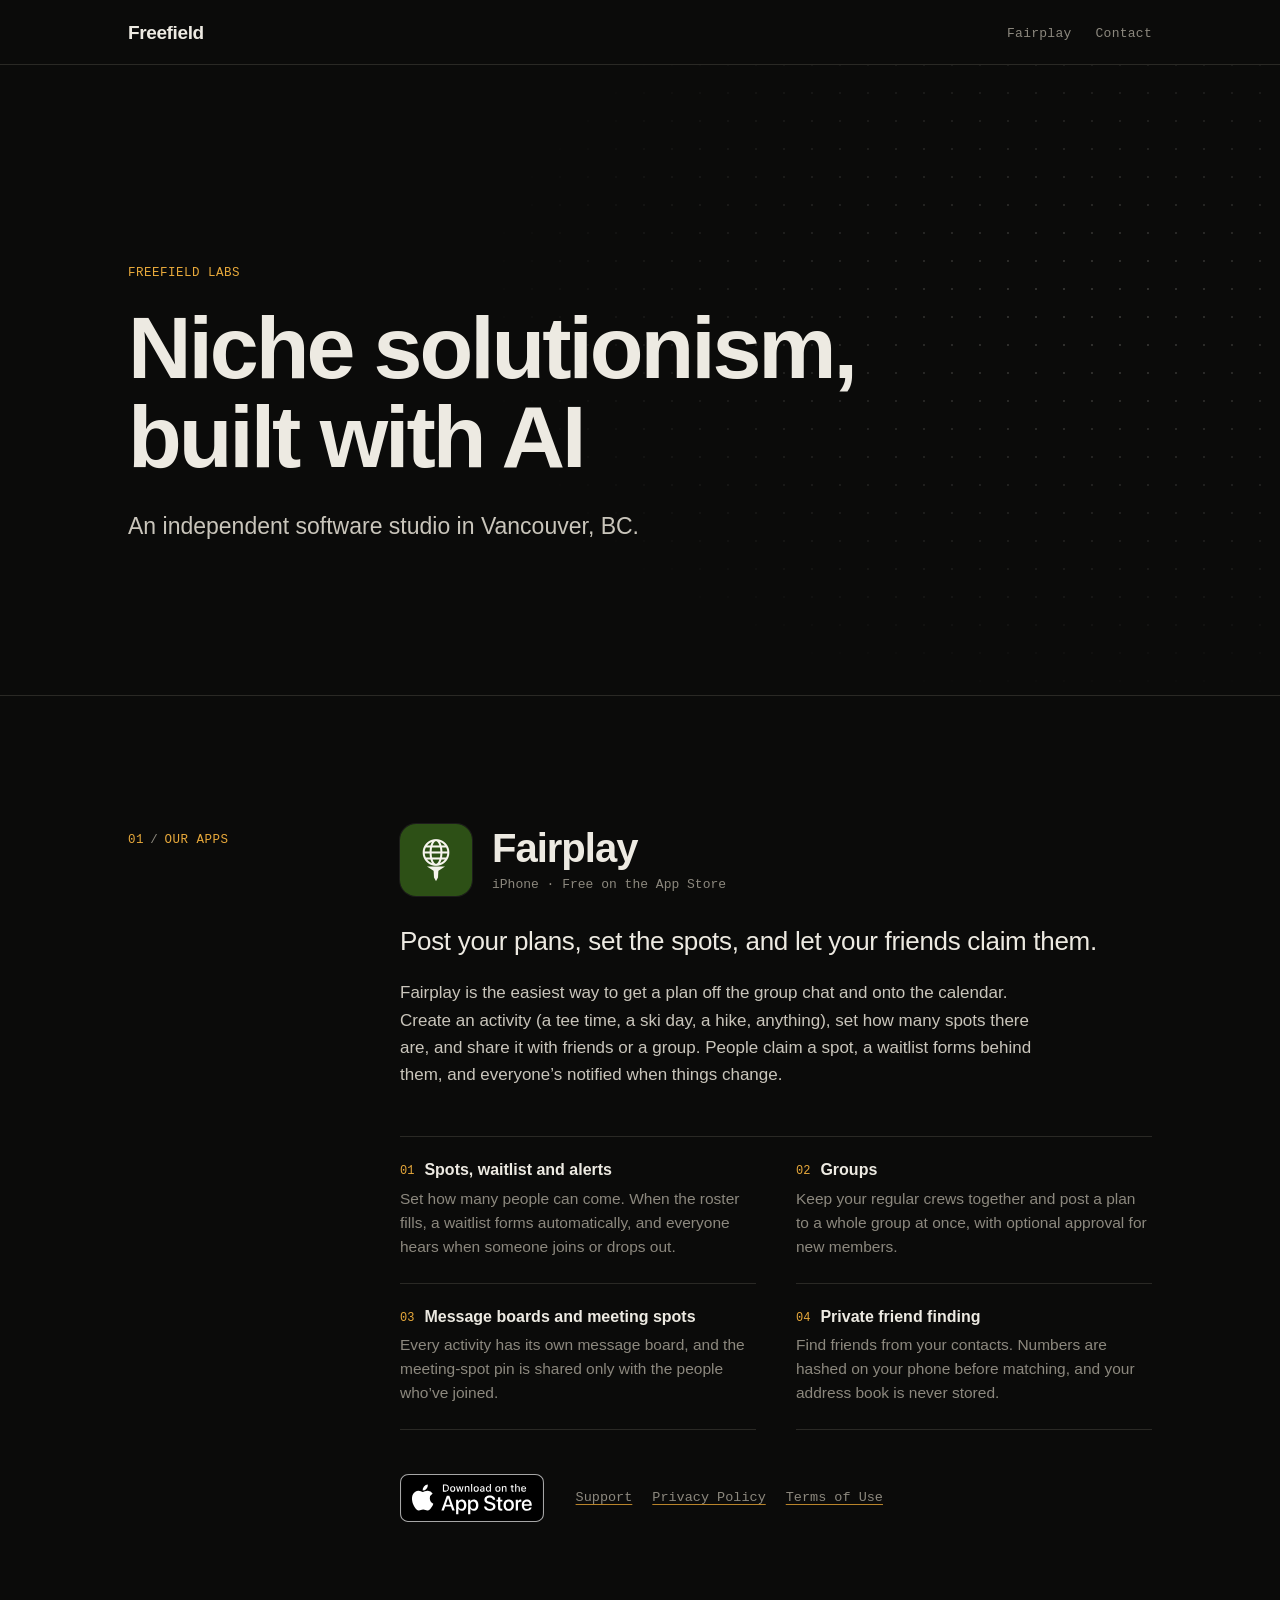
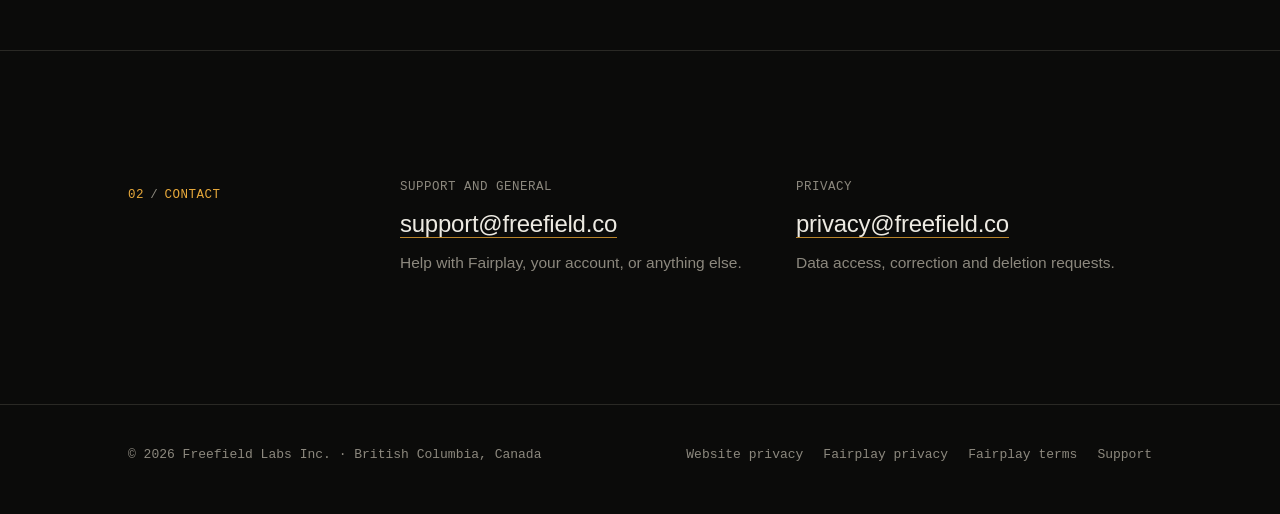
<file: index.html>
<!DOCTYPE html>
<html lang="en">
<head>
  <meta charset="utf-8">
  <meta name="viewport" content="width=device-width, initial-scale=1">
  <title>Freefield Labs — Niche solutionism, built with AI</title>
  <meta name="description" content="Freefield Labs is an independent software studio in Vancouver, BC. We make Fairplay, the iOS app for posting plans and filling spots with friends.">
  <link rel="canonical" href="https://freefield.co/">
  <meta name="theme-color" content="#0b0b0a">

  <meta property="og:type" content="website">
  <meta property="og:site_name" content="Freefield Labs">
  <meta property="og:title" content="Freefield Labs — Niche solutionism, built with AI">
  <meta property="og:description" content="An independent software studio in Vancouver, BC. Makers of Fairplay.">
  <meta property="og:url" content="https://freefield.co/">
  <meta property="og:image" content="https://freefield.co/assets/og.png">
  <meta property="og:image:width" content="1200">
  <meta property="og:image:height" content="630">
  <meta property="og:image:alt" content="Freefield">
  <meta name="twitter:card" content="summary_large_image">

  <link rel="icon" href="/favicon.svg" type="image/svg+xml">
  <link rel="icon" href="/favicon-32.png" type="image/png" sizes="32x32">
  <link rel="apple-touch-icon" href="/apple-touch-icon.png">
  <link rel="stylesheet" href="/assets/site.css">

  <script type="application/ld+json">
  {
    "@context": "https://schema.org",
    "@type": "Organization",
    "name": "Freefield Labs Inc.",
    "alternateName": "Freefield Labs",
    "url": "https://freefield.co/",
    "logo": "https://freefield.co/apple-touch-icon.png",
    "email": "support@freefield.co",
    "address": {
      "@type": "PostalAddress",
      "addressLocality": "Vancouver",
      "addressRegion": "BC",
      "addressCountry": "CA"
    }
  }
  </script>
</head>
<body>
  <a class="skip" href="#main">Skip to content</a>

  <header class="site-header">
    <div class="wrap">
      <a class="wordmark" href="/" aria-label="Freefield Labs, home">Freefield</a>
      <nav class="site-nav" aria-label="Primary">
        <ul>
          <li><a href="#fairplay">Fairplay</a></li>
          <li><a href="#contact">Contact</a></li>
        </ul>
      </nav>
    </div>
  </header>

  <main id="main">
    <section class="hero" aria-labelledby="hero-title">
      <div class="wrap">
        <span class="label">Freefield Labs</span>
        <h1 id="hero-title">Niche solutionism,<br> built with AI</h1>
        <p class="sub">An independent software studio in Vancouver, BC.</p>
      </div>
    </section>

    <section class="section" id="fairplay" aria-labelledby="fairplay-title">
      <div class="wrap section-grid">
        <span class="label">01<span class="sep">/</span>Our apps</span>
        <div>
          <div class="product-head">
            <img class="app-icon" src="/assets/fairplay-icon.png" width="72" height="72" alt="Fairplay app icon">
            <div>
              <h2 id="fairplay-title">Fairplay</h2>
              <p class="meta">iPhone · Free on the App Store</p>
            </div>
          </div>

          <p class="lede">Post your plans, set the spots, and let your friends claim them.</p>
          <p class="body-copy">Fairplay is the easiest way to get a plan off the group chat and onto the calendar. Create an activity (a tee time, a ski day, a hike, anything), set how many spots there are, and share it with friends or a group. People claim a spot, a waitlist forms behind them, and everyone’s notified when things change.</p>

          <ul class="features">
            <li>
              <h3><span class="n">01</span>Spots, waitlist and alerts</h3>
              <p>Set how many people can come. When the roster fills, a waitlist forms automatically, and everyone hears when someone joins or drops out.</p>
            </li>
            <li>
              <h3><span class="n">02</span>Groups</h3>
              <p>Keep your regular crews together and post a plan to a whole group at once, with optional approval for new members.</p>
            </li>
            <li>
              <h3><span class="n">03</span>Message boards and meeting spots</h3>
              <p>Every activity has its own message board, and the meeting-spot pin is shared only with the people who’ve joined.</p>
            </li>
            <li>
              <h3><span class="n">04</span>Private friend finding</h3>
              <p>Find friends from your contacts. Numbers are hashed on your phone before matching, and your address book is never stored.</p>
            </li>
          </ul>

          <div class="product-actions">
            <a class="badge-link" href="https://apps.apple.com/app/id6781475680">
              <img src="/assets/app-store-badge.svg" width="144" height="48" alt="Download Fairplay on the App Store">
            </a>
            <nav aria-label="Fairplay resources">
              <ul class="inline-links">
                <li><a href="/fairplay/support">Support</a></li>
                <li><a href="/fairplay/privacy">Privacy Policy</a></li>
                <li><a href="/fairplay/terms">Terms of Use</a></li>
              </ul>
            </nav>
          </div>
        </div>
      </div>
    </section>

    <section class="section" id="contact" aria-labelledby="contact-title">
      <div class="wrap section-grid">
        <span class="label" id="contact-title">02<span class="sep">/</span>Contact</span>
        <ul class="contact-list">
          <li>
            <span class="k">Support and general</span>
            <a href="mailto:support@freefield.co">support@freefield.co</a>
            <p>Help with Fairplay, your account, or anything else.</p>
          </li>
          <li>
            <span class="k">Privacy</span>
            <a href="mailto:privacy@freefield.co">privacy@freefield.co</a>
            <p>Data access, correction and deletion requests.</p>
          </li>
        </ul>
      </div>
    </section>
  </main>

  <footer class="site-footer">
    <div class="wrap">
      <p>© 2026 Freefield Labs Inc. · British Columbia, Canada</p>
      <ul>
        <li><a href="/privacy">Website privacy</a></li>
        <li><a href="/fairplay/privacy">Fairplay privacy</a></li>
        <li><a href="/fairplay/terms">Fairplay terms</a></li>
        <li><a href="/fairplay/support">Support</a></li>
      </ul>
    </div>
  </footer>
</body>
</html>
</file>
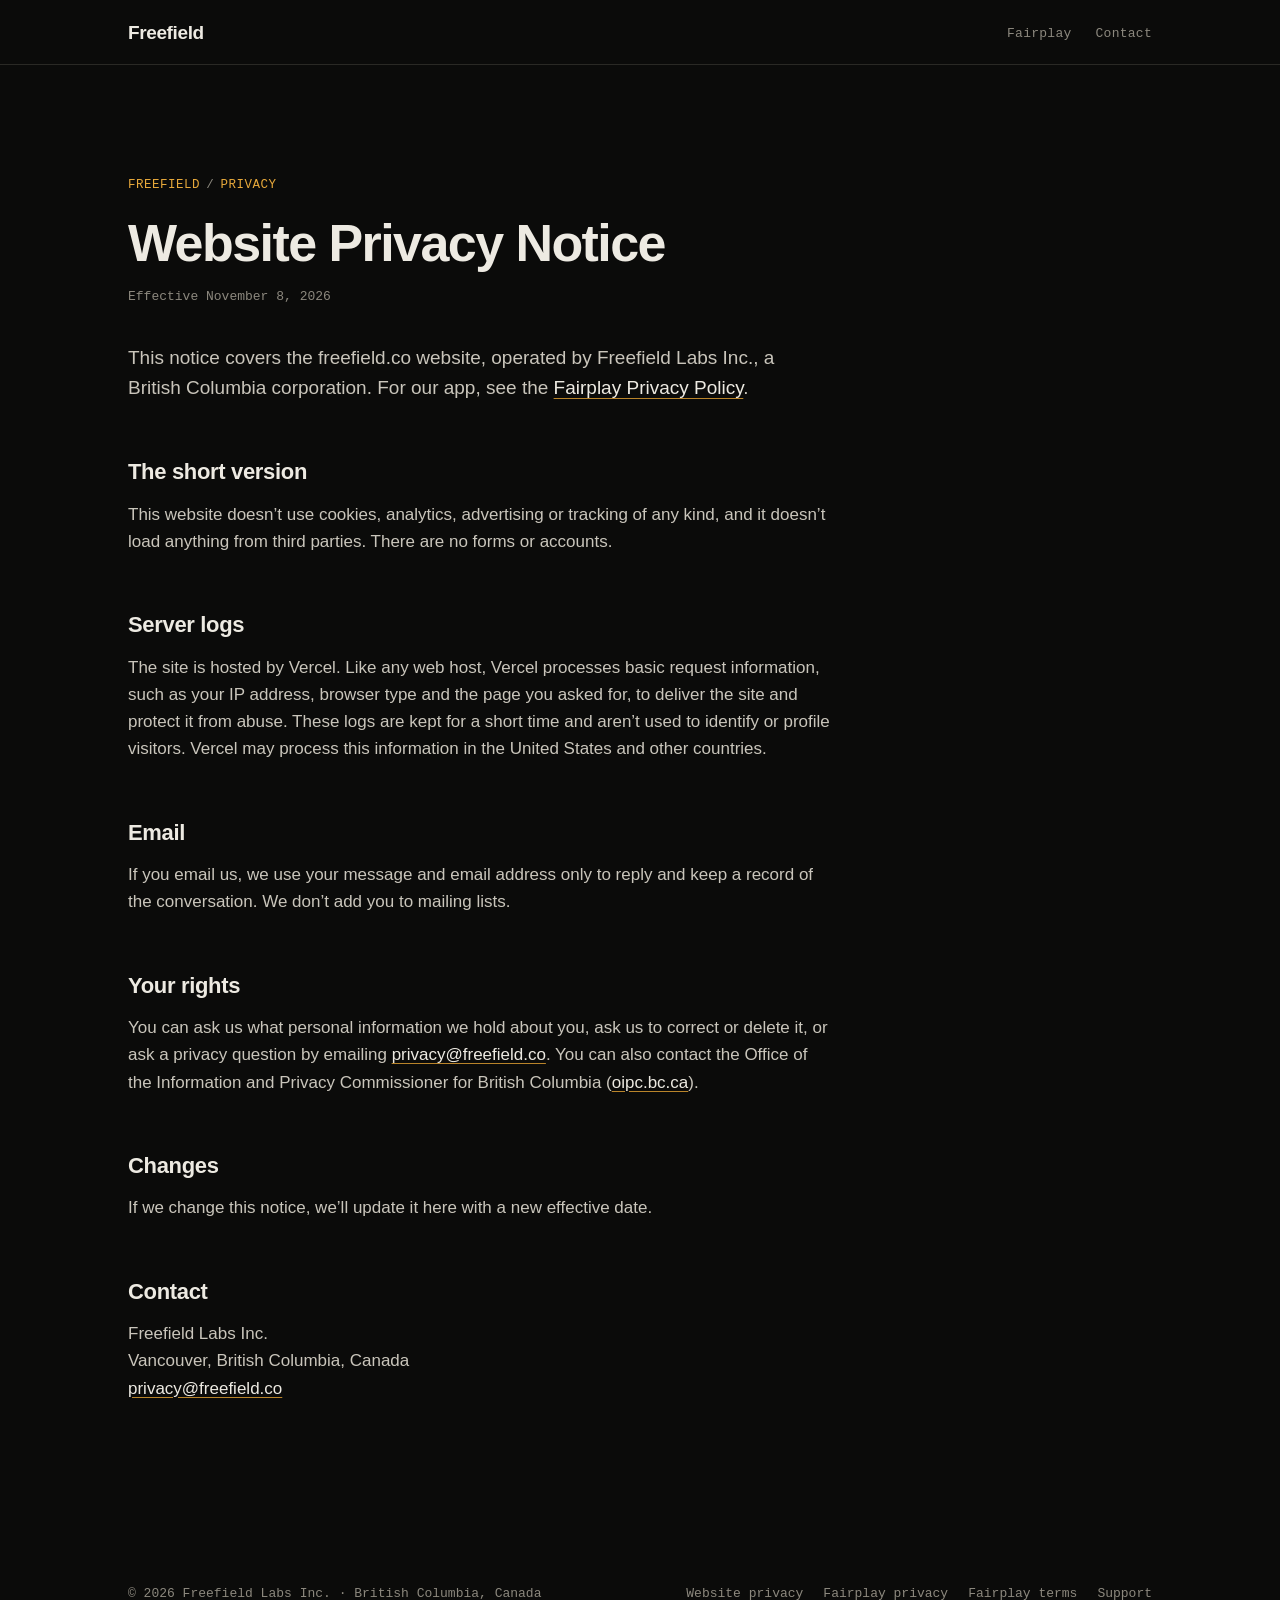
<file: privacy.html>
<!DOCTYPE html>
<html lang="en">
<head>
  <meta charset="utf-8">
  <meta name="viewport" content="width=device-width, initial-scale=1">
  <title>Website Privacy Notice — Freefield Labs</title>
  <meta name="description" content="Privacy notice for the freefield.co website. No cookies, no analytics, no tracking.">
  <link rel="canonical" href="https://freefield.co/privacy">
  <meta name="theme-color" content="#0b0b0a">
  <meta property="og:type" content="article">
  <meta property="og:site_name" content="Freefield Labs">
  <meta property="og:title" content="Website Privacy Notice">
  <meta property="og:description" content="No cookies, no analytics, no tracking.">
  <meta property="og:url" content="https://freefield.co/privacy">
  <meta property="og:image" content="https://freefield.co/assets/og.png">
  <meta name="twitter:card" content="summary_large_image">
  <link rel="icon" href="/favicon.svg" type="image/svg+xml">
  <link rel="icon" href="/favicon-32.png" type="image/png" sizes="32x32">
  <link rel="apple-touch-icon" href="/apple-touch-icon.png">
  <link rel="stylesheet" href="/assets/site.css">
</head>
<body>
  <a class="skip" href="#main">Skip to content</a>

  <header class="site-header">
    <div class="wrap">
      <a class="wordmark" href="/" aria-label="Freefield Labs, home">Freefield</a>
      <nav class="site-nav" aria-label="Primary">
        <ul>
          <li><a href="/#fairplay">Fairplay</a></li>
          <li><a href="/#contact">Contact</a></li>
        </ul>
      </nav>
    </div>
  </header>

  <main id="main" class="doc">
    <div class="wrap">
      <article class="doc-inner">
        <span class="label">Freefield<span class="sep">/</span>Privacy</span>
        <h1>Website Privacy Notice</h1>
        <p class="doc-meta">Effective November 8, 2026</p>

        <p class="intro">This notice covers the freefield.co website, operated by Freefield Labs Inc., a British Columbia corporation. For our app, see the <a href="/fairplay/privacy">Fairplay Privacy Policy</a>.</p>

        <h2>The short version</h2>
        <p>This website doesn’t use cookies, analytics, advertising or tracking of any kind, and it doesn’t load anything from third parties. There are no forms or accounts.</p>

        <h2>Server logs</h2>
        <p>The site is hosted by Vercel. Like any web host, Vercel processes basic request information, such as your IP address, browser type and the page you asked for, to deliver the site and protect it from abuse. These logs are kept for a short time and aren’t used to identify or profile visitors. Vercel may process this information in the United States and other countries.</p>

        <h2>Email</h2>
        <p>If you email us, we use your message and email address only to reply and keep a record of the conversation. We don’t add you to mailing lists.</p>

        <h2>Your rights</h2>
        <p>You can ask us what personal information we hold about you, ask us to correct or delete it, or ask a privacy question by emailing <a href="mailto:privacy@freefield.co">privacy@freefield.co</a>. You can also contact the Office of the Information and Privacy Commissioner for British Columbia (<a href="https://www.oipc.bc.ca">oipc.bc.ca</a>).</p>

        <h2>Changes</h2>
        <p>If we change this notice, we’ll update it here with a new effective date.</p>

        <h2>Contact</h2>
        <p>Freefield Labs Inc.<br>Vancouver, British Columbia, Canada<br><a href="mailto:privacy@freefield.co">privacy@freefield.co</a></p>
      </article>
    </div>
  </main>

  <footer class="site-footer">
    <div class="wrap">
      <p>© 2026 Freefield Labs Inc. · British Columbia, Canada</p>
      <ul>
        <li><a href="/privacy" aria-current="page">Website privacy</a></li>
        <li><a href="/fairplay/privacy">Fairplay privacy</a></li>
        <li><a href="/fairplay/terms">Fairplay terms</a></li>
        <li><a href="/fairplay/support">Support</a></li>
      </ul>
    </div>
  </footer>
</body>
</html>
</file>
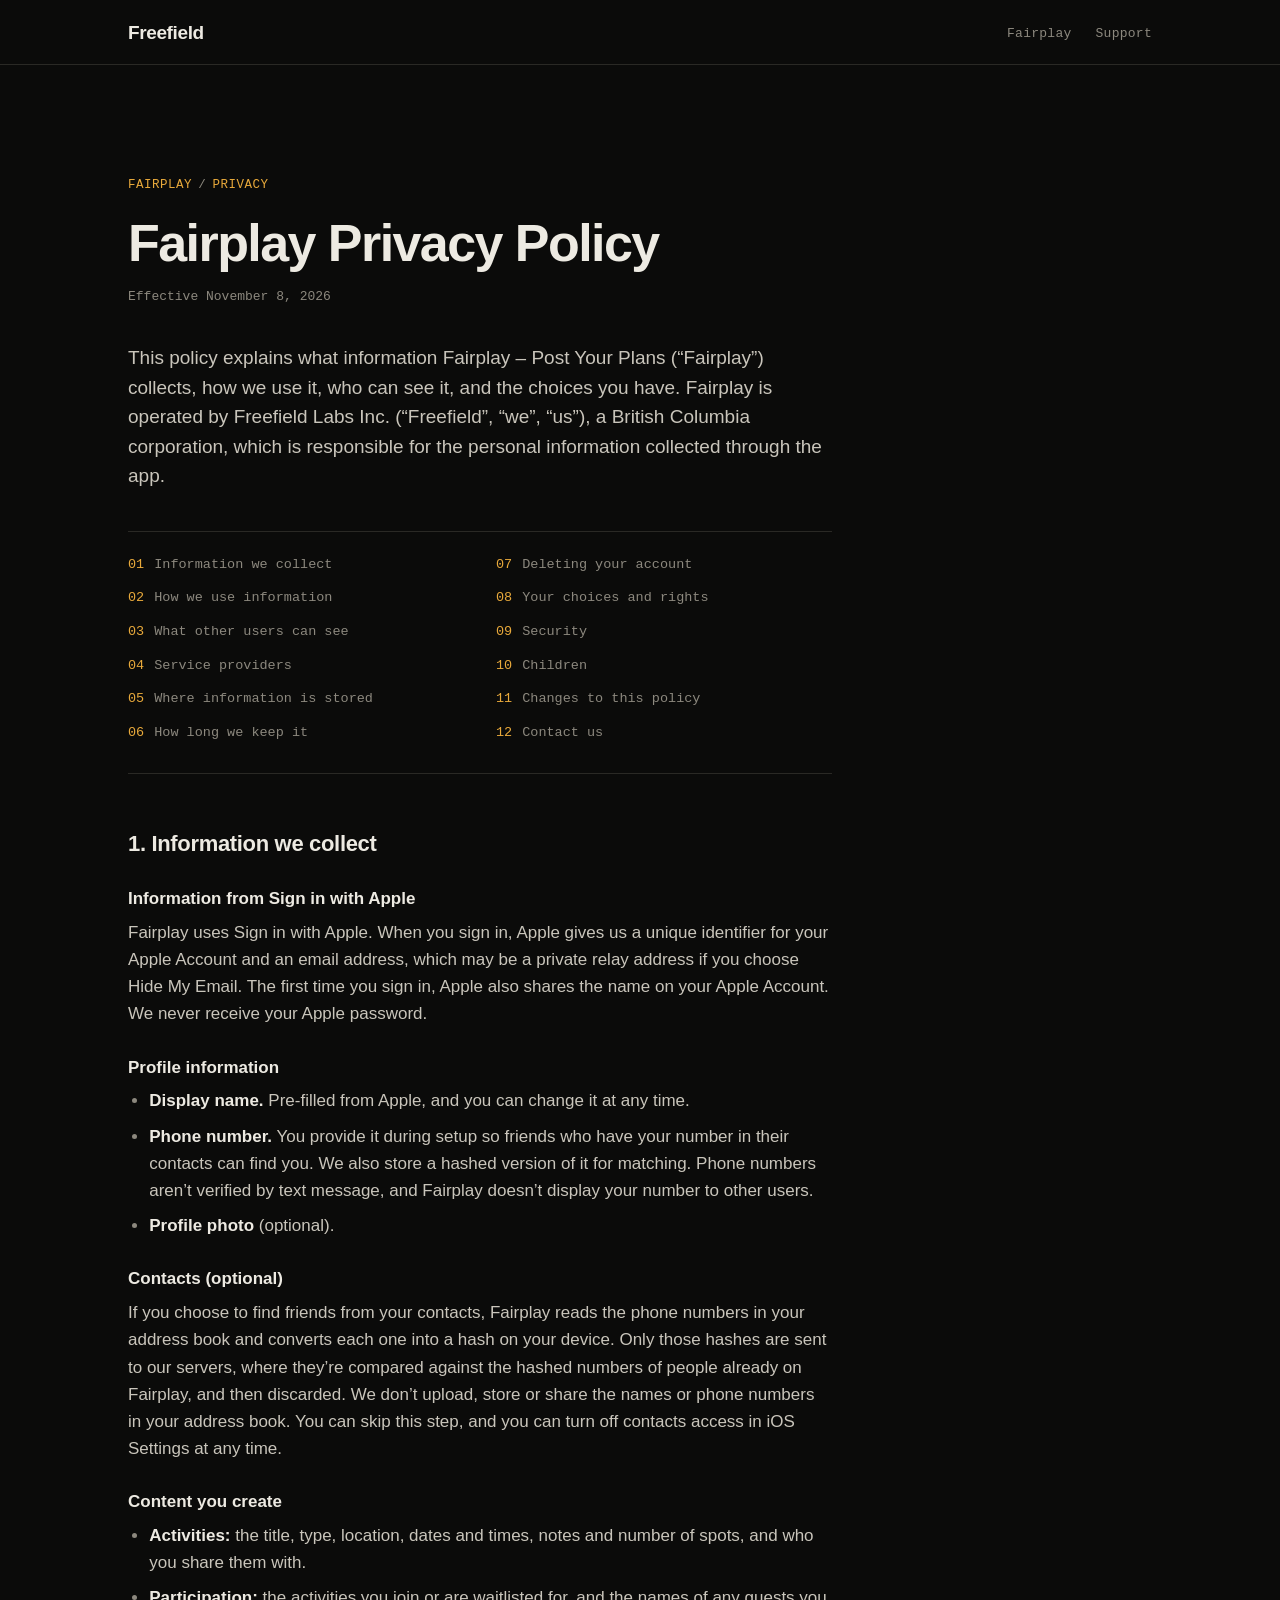
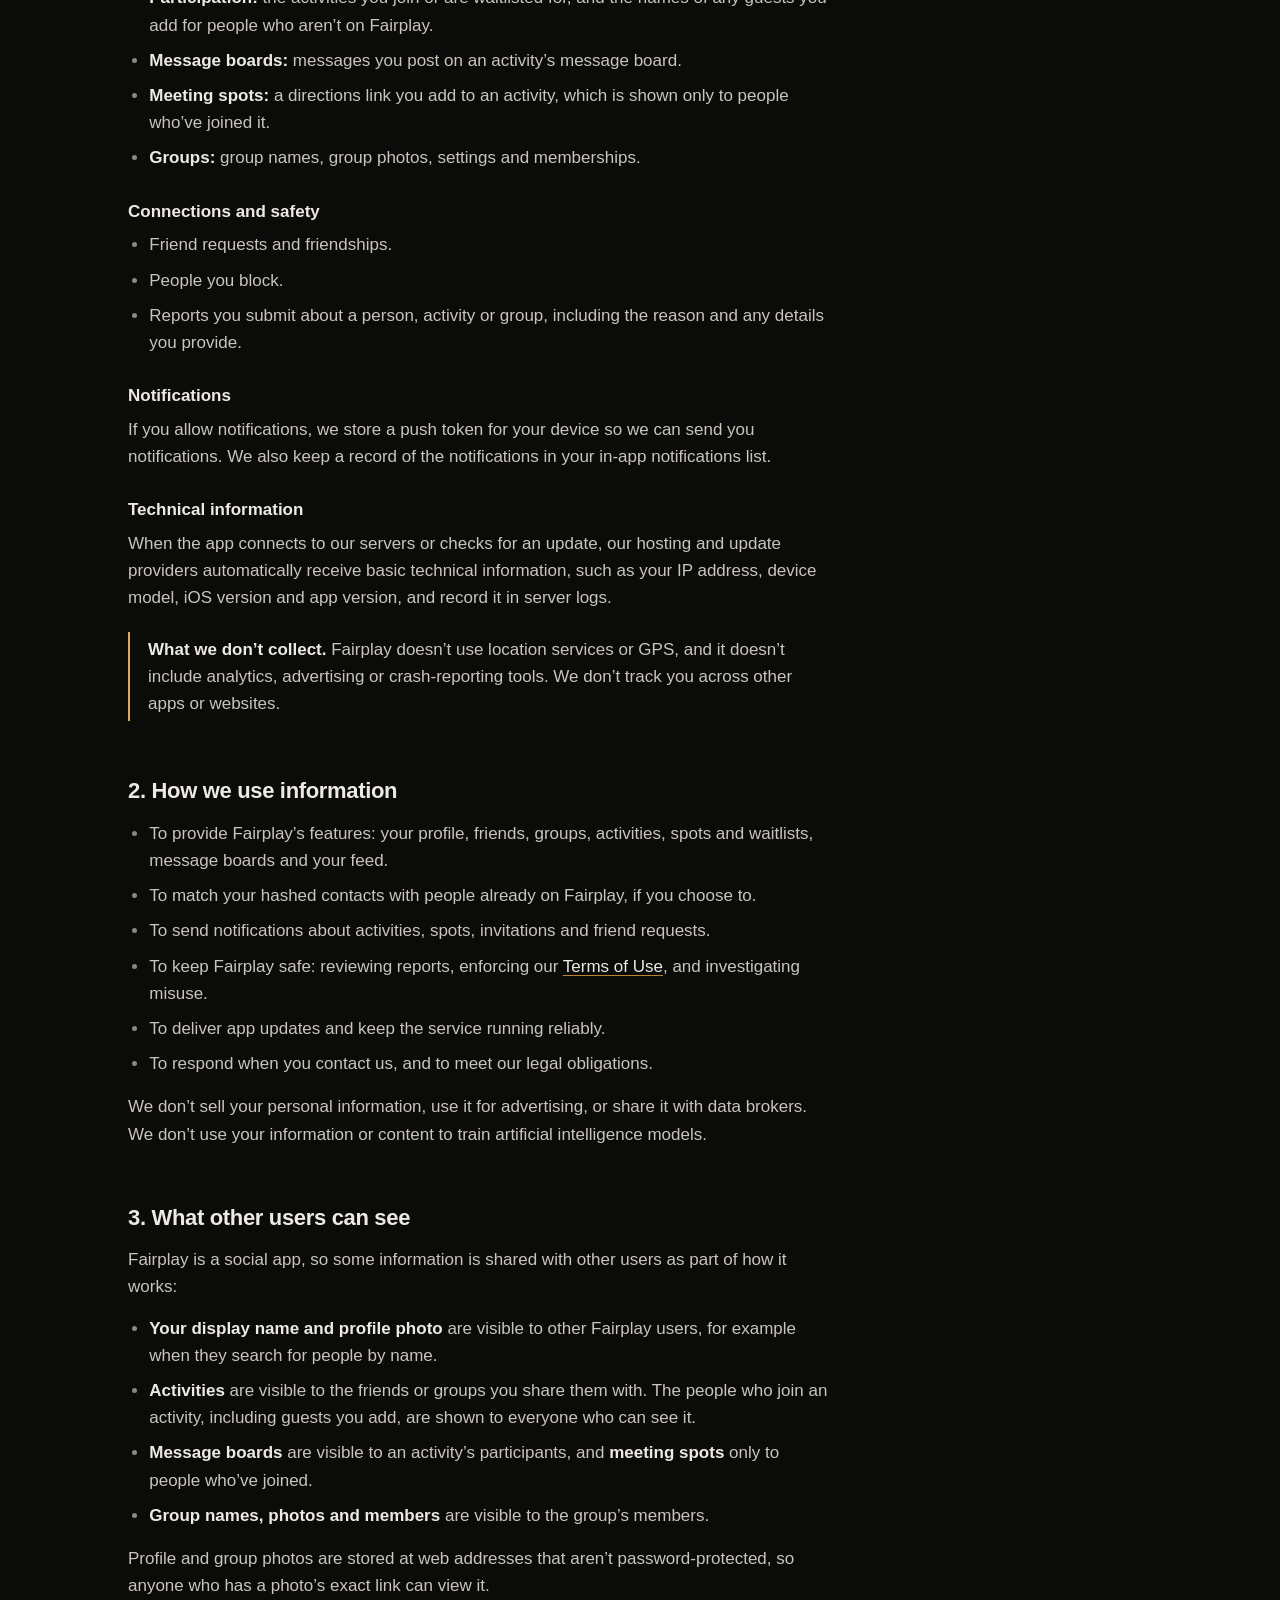
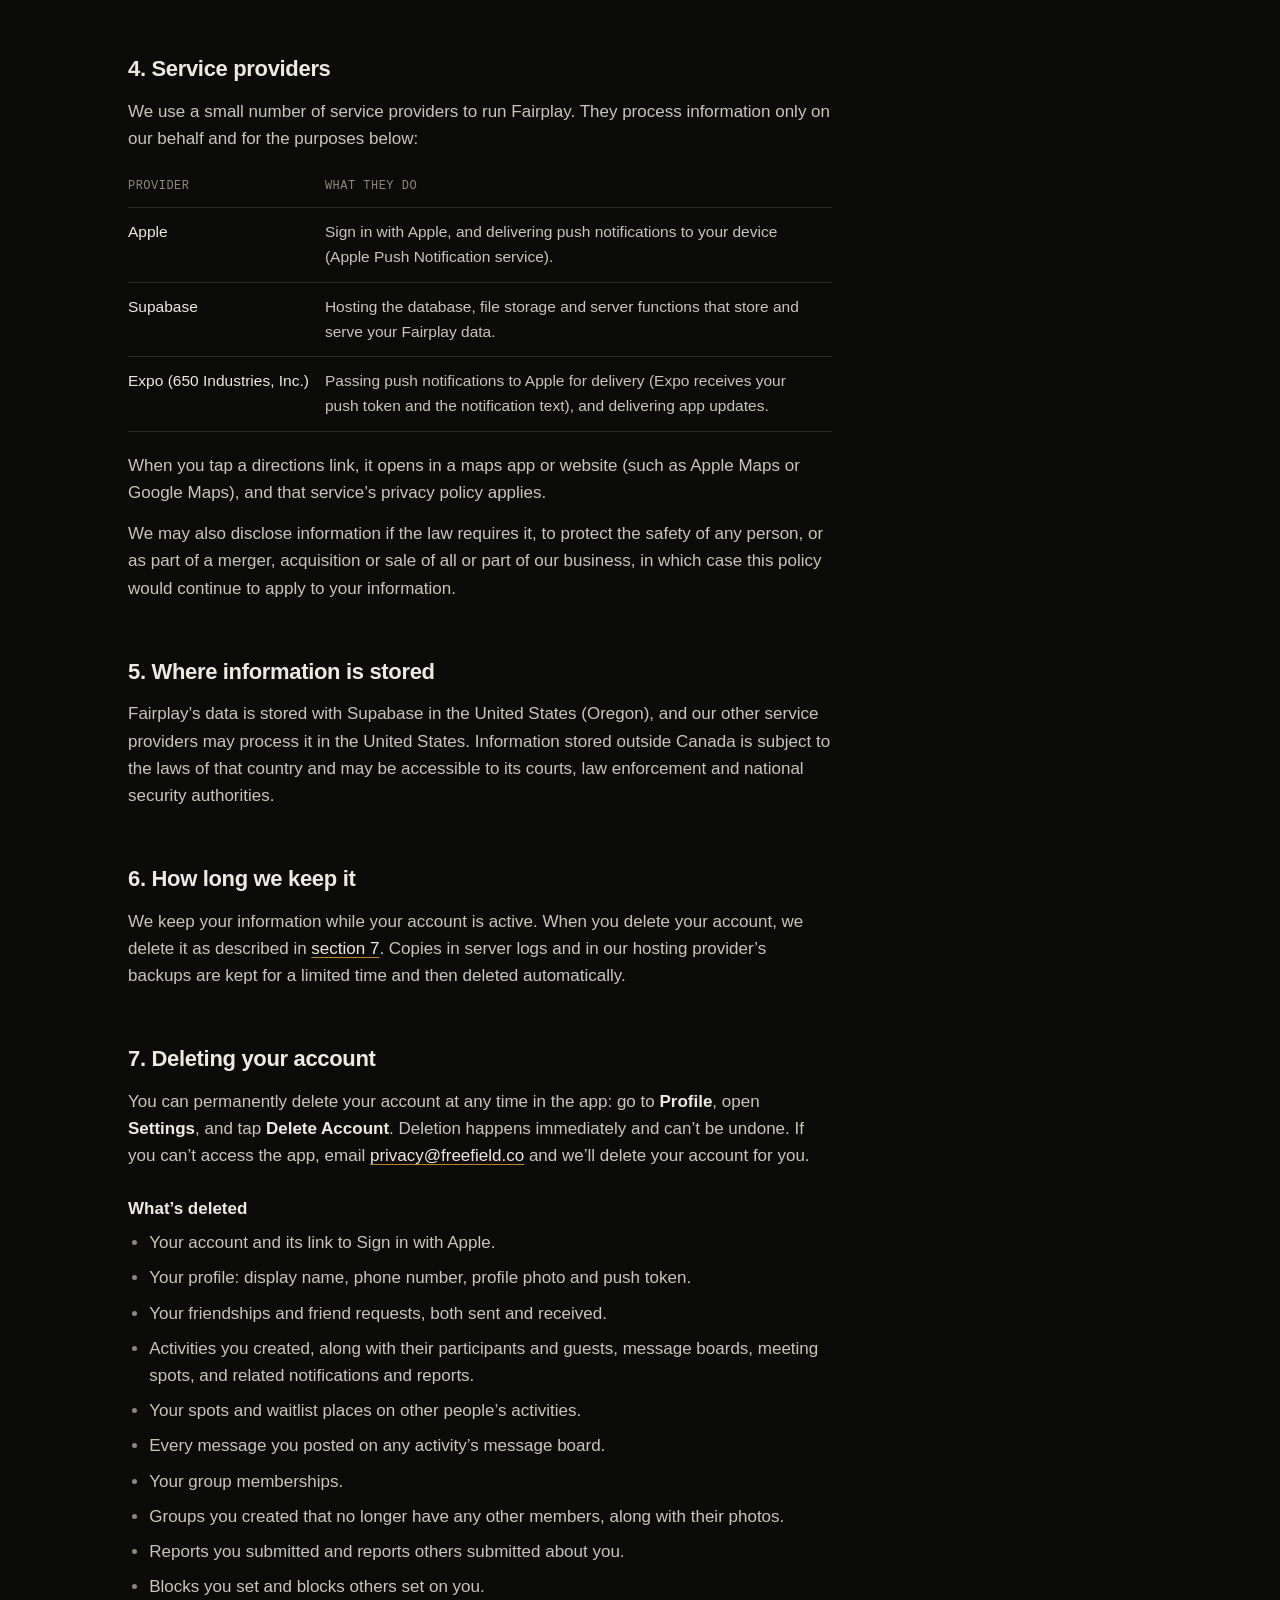
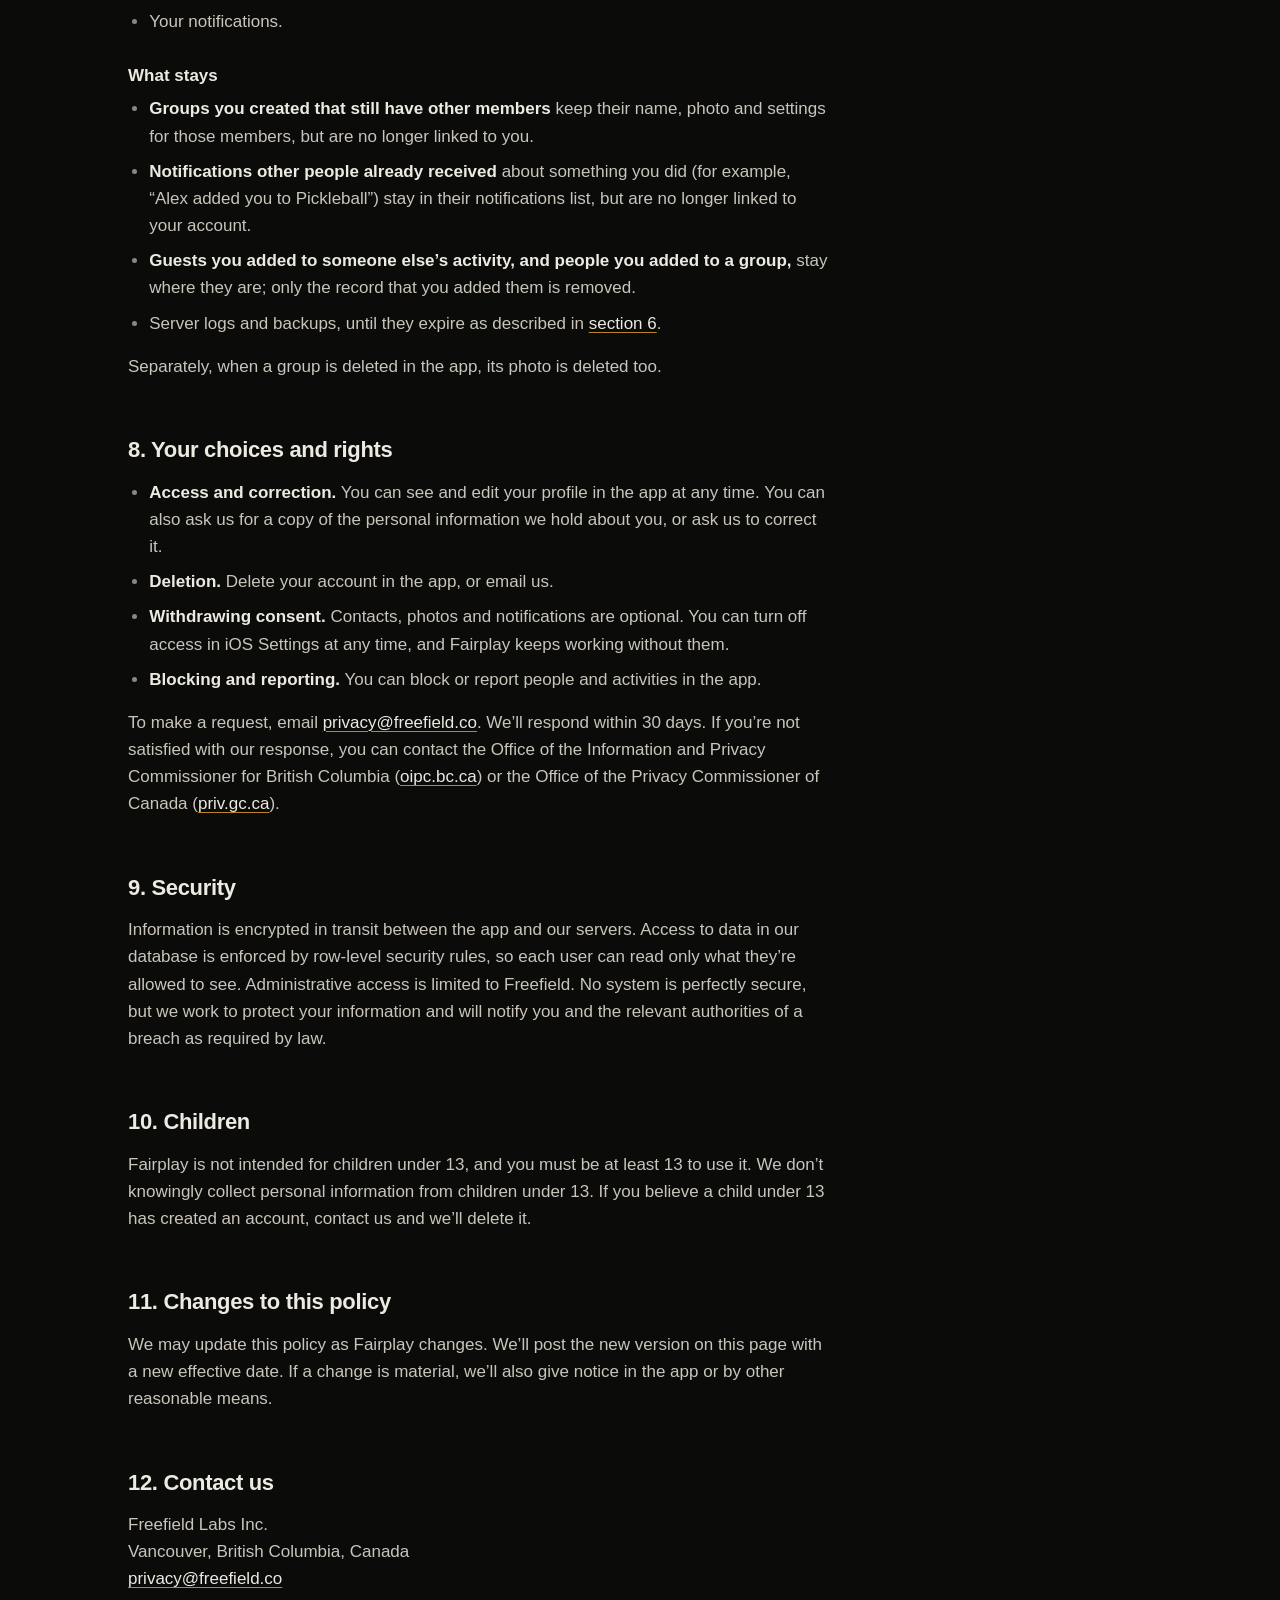
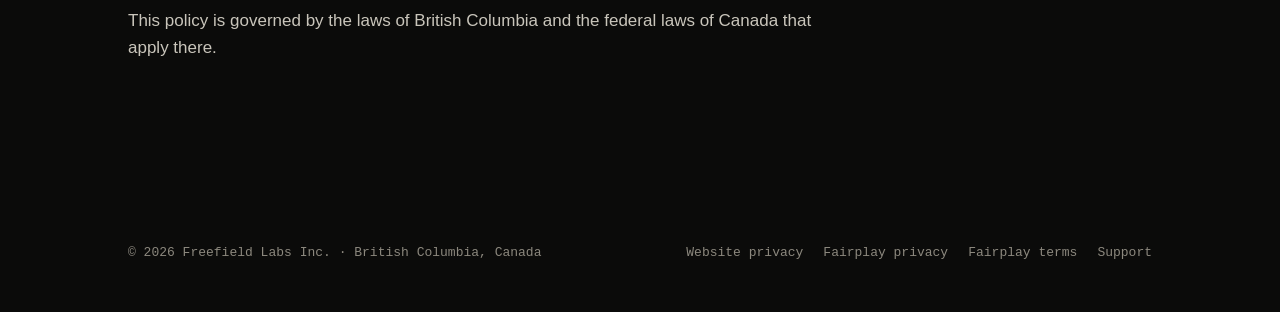
<file: fairplay/privacy.html>
<!DOCTYPE html>
<html lang="en">
<head>
  <meta charset="utf-8">
  <meta name="viewport" content="width=device-width, initial-scale=1">
  <title>Fairplay Privacy Policy — Freefield Labs</title>
  <meta name="description" content="How Freefield Labs Inc. collects, uses and protects information in Fairplay – Post Your Plans.">
  <link rel="canonical" href="https://freefield.co/fairplay/privacy">
  <meta name="theme-color" content="#0b0b0a">
  <meta property="og:type" content="article">
  <meta property="og:site_name" content="Freefield Labs">
  <meta property="og:title" content="Fairplay Privacy Policy">
  <meta property="og:description" content="How Freefield Labs Inc. collects, uses and protects information in Fairplay.">
  <meta property="og:url" content="https://freefield.co/fairplay/privacy">
  <meta property="og:image" content="https://freefield.co/assets/og.png">
  <meta name="twitter:card" content="summary_large_image">
  <link rel="icon" href="/favicon.svg" type="image/svg+xml">
  <link rel="icon" href="/favicon-32.png" type="image/png" sizes="32x32">
  <link rel="apple-touch-icon" href="/apple-touch-icon.png">
  <link rel="stylesheet" href="/assets/site.css">
</head>
<body>
  <a class="skip" href="#main">Skip to content</a>

  <header class="site-header">
    <div class="wrap">
      <a class="wordmark" href="/" aria-label="Freefield Labs, home">Freefield</a>
      <nav class="site-nav" aria-label="Primary">
        <ul>
          <li><a href="/#fairplay">Fairplay</a></li>
          <li><a href="/fairplay/support">Support</a></li>
        </ul>
      </nav>
    </div>
  </header>

  <main id="main" class="doc">
    <div class="wrap">
      <article class="doc-inner">
        <span class="label">Fairplay<span class="sep">/</span>Privacy</span>
        <h1>Fairplay Privacy Policy</h1>
        <p class="doc-meta">Effective November 8, 2026</p>

        <p class="intro">This policy explains what information Fairplay – Post Your Plans (“Fairplay”) collects, how we use it, who can see it, and the choices you have. Fairplay is operated by Freefield Labs Inc. (“Freefield”, “we”, “us”), a British Columbia corporation, which is responsible for the personal information collected through the app.</p>

        <nav class="toc" aria-label="Contents">
          <ol>
            <li><a href="#collect">Information we collect</a></li>
            <li><a href="#use">How we use information</a></li>
            <li><a href="#visibility">What other users can see</a></li>
            <li><a href="#providers">Service providers</a></li>
            <li><a href="#location">Where information is stored</a></li>
            <li><a href="#retention">How long we keep it</a></li>
            <li><a href="#deletion">Deleting your account</a></li>
            <li><a href="#rights">Your choices and rights</a></li>
            <li><a href="#security">Security</a></li>
            <li><a href="#children">Children</a></li>
            <li><a href="#changes">Changes to this policy</a></li>
            <li><a href="#contact">Contact us</a></li>
          </ol>
        </nav>

        <h2 id="collect">1. Information we collect</h2>

        <h3>Information from Sign in with Apple</h3>
        <p>Fairplay uses Sign in with Apple. When you sign in, Apple gives us a unique identifier for your Apple Account and an email address, which may be a private relay address if you choose Hide My Email. The first time you sign in, Apple also shares the name on your Apple Account. We never receive your Apple password.</p>

        <h3>Profile information</h3>
        <ul>
          <li><strong>Display name.</strong> Pre-filled from Apple, and you can change it at any time.</li>
          <li><strong>Phone number.</strong> You provide it during setup so friends who have your number in their contacts can find you. We also store a hashed version of it for matching. Phone numbers aren’t verified by text message, and Fairplay doesn’t display your number to other users.</li>
          <li><strong>Profile photo</strong> (optional).</li>
        </ul>

        <h3>Contacts (optional)</h3>
        <p>If you choose to find friends from your contacts, Fairplay reads the phone numbers in your address book and converts each one into a hash on your device. Only those hashes are sent to our servers, where they’re compared against the hashed numbers of people already on Fairplay, and then discarded. We don’t upload, store or share the names or phone numbers in your address book. You can skip this step, and you can turn off contacts access in iOS Settings at any time.</p>

        <h3>Content you create</h3>
        <ul>
          <li><strong>Activities:</strong> the title, type, location, dates and times, notes and number of spots, and who you share them with.</li>
          <li><strong>Participation:</strong> the activities you join or are waitlisted for, and the names of any guests you add for people who aren’t on Fairplay.</li>
          <li><strong>Message boards:</strong> messages you post on an activity’s message board.</li>
          <li><strong>Meeting spots:</strong> a directions link you add to an activity, which is shown only to people who’ve joined it.</li>
          <li><strong>Groups:</strong> group names, group photos, settings and memberships.</li>
        </ul>

        <h3>Connections and safety</h3>
        <ul>
          <li>Friend requests and friendships.</li>
          <li>People you block.</li>
          <li>Reports you submit about a person, activity or group, including the reason and any details you provide.</li>
        </ul>

        <h3>Notifications</h3>
        <p>If you allow notifications, we store a push token for your device so we can send you notifications. We also keep a record of the notifications in your in-app notifications list.</p>

        <h3>Technical information</h3>
        <p>When the app connects to our servers or checks for an update, our hosting and update providers automatically receive basic technical information, such as your IP address, device model, iOS version and app version, and record it in server logs.</p>

        <div class="callout">
          <p><strong>What we don’t collect.</strong> Fairplay doesn’t use location services or GPS, and it doesn’t include analytics, advertising or crash-reporting tools. We don’t track you across other apps or websites.</p>
        </div>

        <h2 id="use">2. How we use information</h2>
        <ul>
          <li>To provide Fairplay’s features: your profile, friends, groups, activities, spots and waitlists, message boards and your feed.</li>
          <li>To match your hashed contacts with people already on Fairplay, if you choose to.</li>
          <li>To send notifications about activities, spots, invitations and friend requests.</li>
          <li>To keep Fairplay safe: reviewing reports, enforcing our <a href="/fairplay/terms">Terms of Use</a>, and investigating misuse.</li>
          <li>To deliver app updates and keep the service running reliably.</li>
          <li>To respond when you contact us, and to meet our legal obligations.</li>
        </ul>
        <p>We don’t sell your personal information, use it for advertising, or share it with data brokers. We don’t use your information or content to train artificial intelligence models.</p>

        <h2 id="visibility">3. What other users can see</h2>
        <p>Fairplay is a social app, so some information is shared with other users as part of how it works:</p>
        <ul>
          <li><strong>Your display name and profile photo</strong> are visible to other Fairplay users, for example when they search for people by name.</li>
          <li><strong>Activities</strong> are visible to the friends or groups you share them with. The people who join an activity, including guests you add, are shown to everyone who can see it.</li>
          <li><strong>Message boards</strong> are visible to an activity’s participants, and <strong>meeting spots</strong> only to people who’ve joined.</li>
          <li><strong>Group names, photos and members</strong> are visible to the group’s members.</li>
        </ul>
        <p>Profile and group photos are stored at web addresses that aren’t password-protected, so anyone who has a photo’s exact link can view it.</p>

        <h2 id="providers">4. Service providers</h2>
        <p>We use a small number of service providers to run Fairplay. They process information only on our behalf and for the purposes below:</p>
        <table>
          <thead>
            <tr><th scope="col">Provider</th><th scope="col">What they do</th></tr>
          </thead>
          <tbody>
            <tr><td>Apple</td><td>Sign in with Apple, and delivering push notifications to your device (Apple Push Notification service).</td></tr>
            <tr><td>Supabase</td><td>Hosting the database, file storage and server functions that store and serve your Fairplay data.</td></tr>
            <tr><td>Expo (650 Industries, Inc.)</td><td>Passing push notifications to Apple for delivery (Expo receives your push token and the notification text), and delivering app updates.</td></tr>
          </tbody>
        </table>
        <p>When you tap a directions link, it opens in a maps app or website (such as Apple Maps or Google Maps), and that service’s privacy policy applies.</p>
        <p>We may also disclose information if the law requires it, to protect the safety of any person, or as part of a merger, acquisition or sale of all or part of our business, in which case this policy would continue to apply to your information.</p>

        <h2 id="location">5. Where information is stored</h2>
        <p>Fairplay’s data is stored with Supabase in the United States (Oregon), and our other service providers may process it in the United States. Information stored outside Canada is subject to the laws of that country and may be accessible to its courts, law enforcement and national security authorities.</p>

        <h2 id="retention">6. How long we keep it</h2>
        <p>We keep your information while your account is active. When you delete your account, we delete it as described in <a href="#deletion">section 7</a>. Copies in server logs and in our hosting provider’s backups are kept for a limited time and then deleted automatically.</p>

        <h2 id="deletion">7. Deleting your account</h2>
        <p>You can permanently delete your account at any time in the app: go to <strong>Profile</strong>, open <strong>Settings</strong>, and tap <strong>Delete Account</strong>. Deletion happens immediately and can’t be undone. If you can’t access the app, email <a href="mailto:privacy@freefield.co">privacy@freefield.co</a> and we’ll delete your account for you.</p>

        <h3>What’s deleted</h3>
        <ul>
          <li>Your account and its link to Sign in with Apple.</li>
          <li>Your profile: display name, phone number, profile photo and push token.</li>
          <li>Your friendships and friend requests, both sent and received.</li>
          <li>Activities you created, along with their participants and guests, message boards, meeting spots, and related notifications and reports.</li>
          <li>Your spots and waitlist places on other people’s activities.</li>
          <li>Every message you posted on any activity’s message board.</li>
          <li>Your group memberships.</li>
          <li>Groups you created that no longer have any other members, along with their photos.</li>
          <li>Reports you submitted and reports others submitted about you.</li>
          <li>Blocks you set and blocks others set on you.</li>
          <li>Your notifications.</li>
        </ul>

        <h3>What stays</h3>
        <ul>
          <li><strong>Groups you created that still have other members</strong> keep their name, photo and settings for those members, but are no longer linked to you.</li>
          <li><strong>Notifications other people already received</strong> about something you did (for example, “Alex added you to Pickleball”) stay in their notifications list, but are no longer linked to your account.</li>
          <li><strong>Guests you added to someone else’s activity, and people you added to a group,</strong> stay where they are; only the record that you added them is removed.</li>
          <li>Server logs and backups, until they expire as described in <a href="#retention">section 6</a>.</li>
        </ul>
        <p>Separately, when a group is deleted in the app, its photo is deleted too.</p>

        <h2 id="rights">8. Your choices and rights</h2>
        <ul>
          <li><strong>Access and correction.</strong> You can see and edit your profile in the app at any time. You can also ask us for a copy of the personal information we hold about you, or ask us to correct it.</li>
          <li><strong>Deletion.</strong> Delete your account in the app, or email us.</li>
          <li><strong>Withdrawing consent.</strong> Contacts, photos and notifications are optional. You can turn off access in iOS Settings at any time, and Fairplay keeps working without them.</li>
          <li><strong>Blocking and reporting.</strong> You can block or report people and activities in the app.</li>
        </ul>
        <p>To make a request, email <a href="mailto:privacy@freefield.co">privacy@freefield.co</a>. We’ll respond within 30 days. If you’re not satisfied with our response, you can contact the Office of the Information and Privacy Commissioner for British Columbia (<a href="https://www.oipc.bc.ca">oipc.bc.ca</a>) or the Office of the Privacy Commissioner of Canada (<a href="https://www.priv.gc.ca">priv.gc.ca</a>).</p>

        <h2 id="security">9. Security</h2>
        <p>Information is encrypted in transit between the app and our servers. Access to data in our database is enforced by row-level security rules, so each user can read only what they’re allowed to see. Administrative access is limited to Freefield. No system is perfectly secure, but we work to protect your information and will notify you and the relevant authorities of a breach as required by law.</p>

        <h2 id="children">10. Children</h2>
        <p>Fairplay is not intended for children under 13, and you must be at least 13 to use it. We don’t knowingly collect personal information from children under 13. If you believe a child under 13 has created an account, contact us and we’ll delete it.</p>

        <h2 id="changes">11. Changes to this policy</h2>
        <p>We may update this policy as Fairplay changes. We’ll post the new version on this page with a new effective date. If a change is material, we’ll also give notice in the app or by other reasonable means.</p>

        <h2 id="contact">12. Contact us</h2>
        <p>Freefield Labs Inc.<br>Vancouver, British Columbia, Canada<br><a href="mailto:privacy@freefield.co">privacy@freefield.co</a></p>
        <p>This policy is governed by the laws of British Columbia and the federal laws of Canada that apply there.</p>
      </article>
    </div>
  </main>

  <footer class="site-footer">
    <div class="wrap">
      <p>© 2026 Freefield Labs Inc. · British Columbia, Canada</p>
      <ul>
        <li><a href="/privacy">Website privacy</a></li>
        <li><a href="/fairplay/privacy" aria-current="page">Fairplay privacy</a></li>
        <li><a href="/fairplay/terms">Fairplay terms</a></li>
        <li><a href="/fairplay/support">Support</a></li>
      </ul>
    </div>
  </footer>
</body>
</html>
</file>
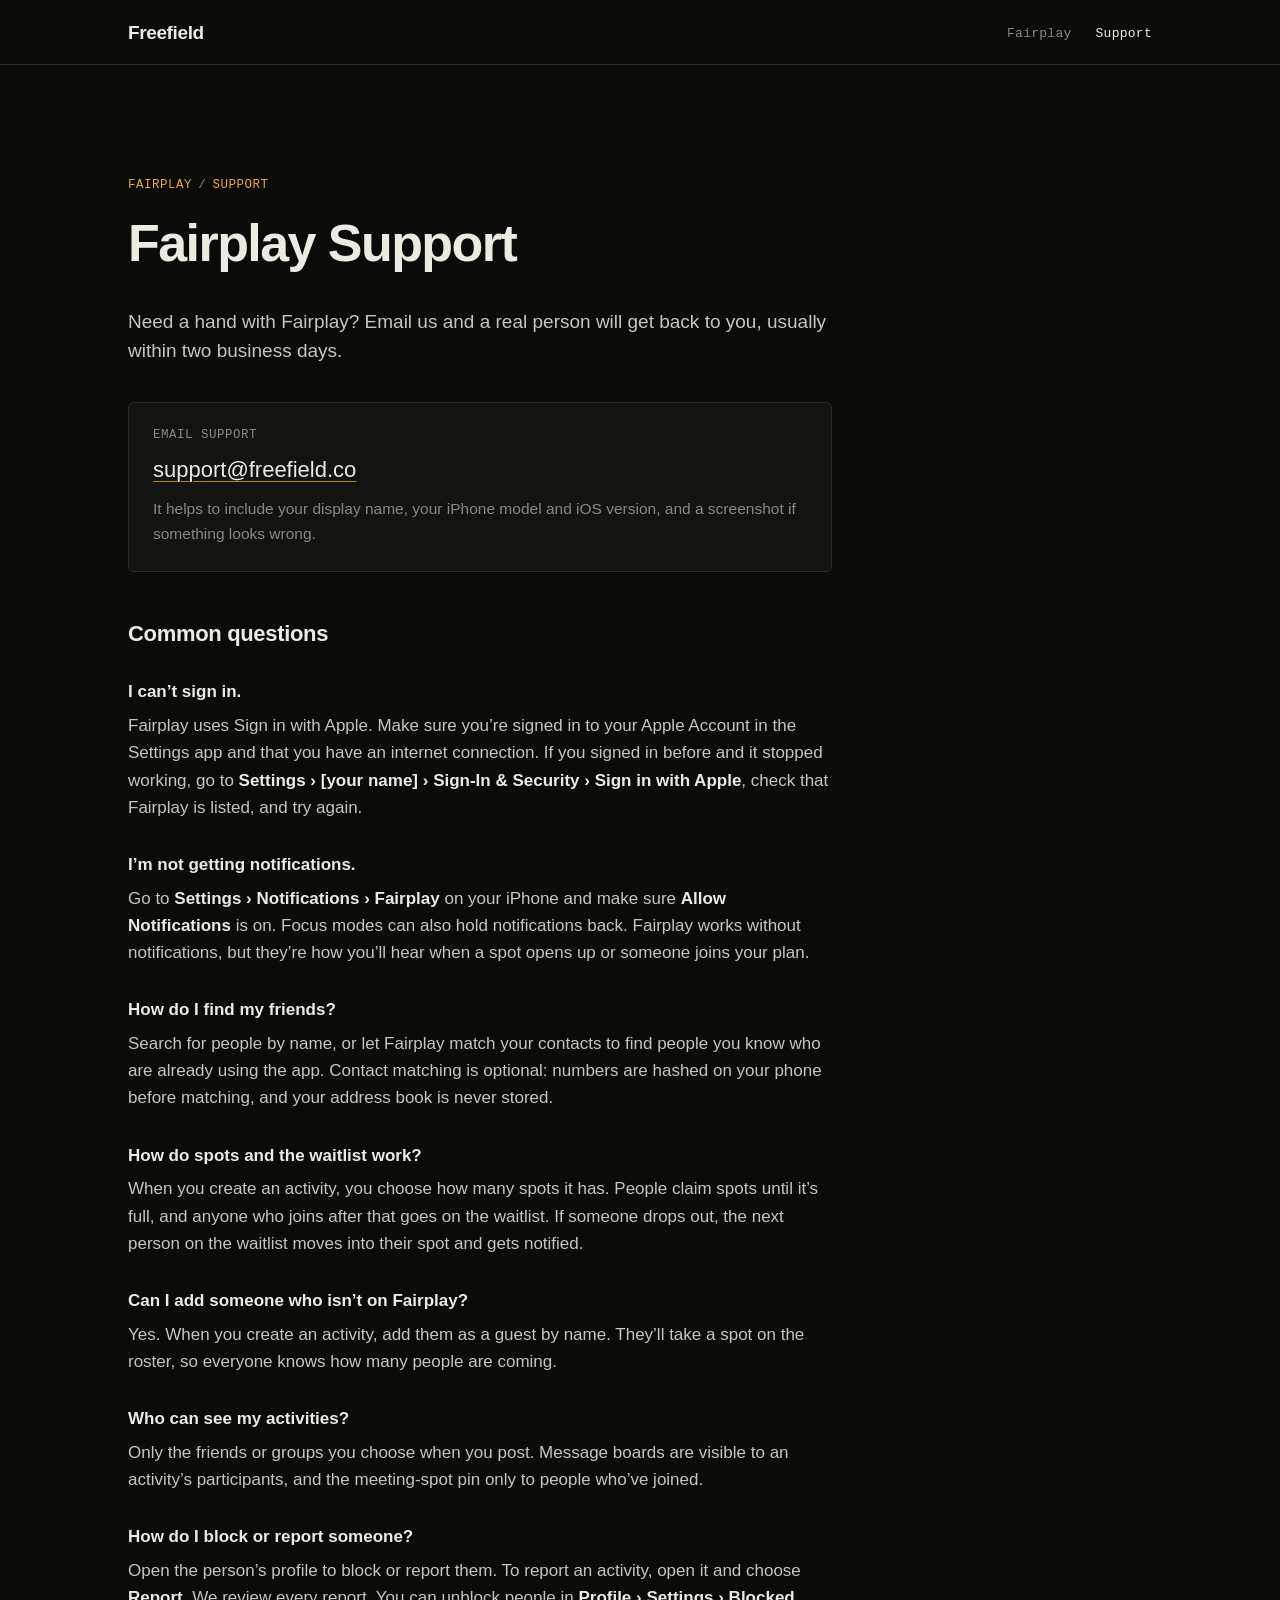
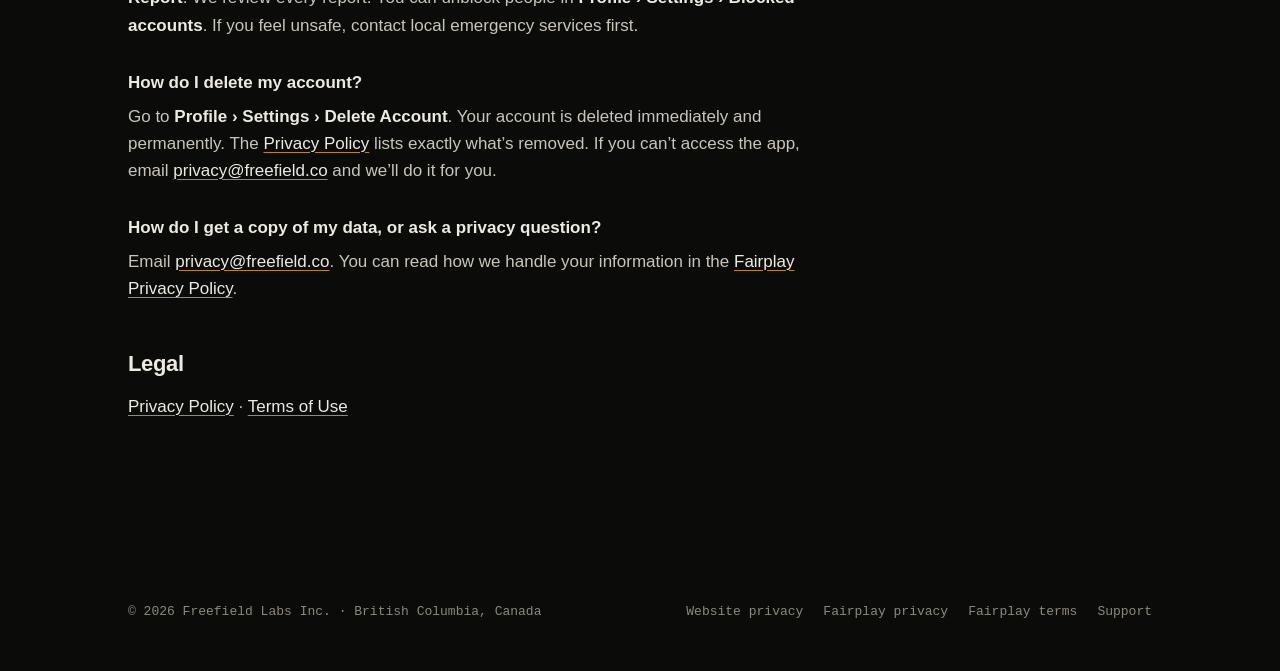
<file: fairplay/support.html>
<!DOCTYPE html>
<html lang="en">
<head>
  <meta charset="utf-8">
  <meta name="viewport" content="width=device-width, initial-scale=1">
  <title>Fairplay Support — Freefield Labs</title>
  <meta name="description" content="Get help with Fairplay – Post Your Plans: contact support and answers to common questions.">
  <link rel="canonical" href="https://freefield.co/fairplay/support">
  <meta name="theme-color" content="#0b0b0a">
  <meta property="og:type" content="website">
  <meta property="og:site_name" content="Freefield Labs">
  <meta property="og:title" content="Fairplay Support">
  <meta property="og:description" content="Contact Fairplay support and find answers to common questions.">
  <meta property="og:url" content="https://freefield.co/fairplay/support">
  <meta property="og:image" content="https://freefield.co/assets/og.png">
  <meta name="twitter:card" content="summary_large_image">
  <link rel="icon" href="/favicon.svg" type="image/svg+xml">
  <link rel="icon" href="/favicon-32.png" type="image/png" sizes="32x32">
  <link rel="apple-touch-icon" href="/apple-touch-icon.png">
  <link rel="stylesheet" href="/assets/site.css">
</head>
<body>
  <a class="skip" href="#main">Skip to content</a>

  <header class="site-header">
    <div class="wrap">
      <a class="wordmark" href="/" aria-label="Freefield Labs, home">Freefield</a>
      <nav class="site-nav" aria-label="Primary">
        <ul>
          <li><a href="/#fairplay">Fairplay</a></li>
          <li><a href="/fairplay/support" aria-current="page">Support</a></li>
        </ul>
      </nav>
    </div>
  </header>

  <main id="main" class="doc">
    <div class="wrap">
      <article class="doc-inner faq">
        <span class="label">Fairplay<span class="sep">/</span>Support</span>
        <h1>Fairplay Support</h1>
        <p class="intro">Need a hand with Fairplay? Email us and a real person will get back to you, usually within two business days.</p>

        <div class="contact-card">
          <span class="k">Email support</span>
          <a href="mailto:support@freefield.co?subject=Fairplay%20support">support@freefield.co</a>
          <p>It helps to include your display name, your iPhone model and iOS version, and a screenshot if something looks wrong.</p>
        </div>

        <h2>Common questions</h2>

        <h3>I can’t sign in.</h3>
        <p>Fairplay uses Sign in with Apple. Make sure you’re signed in to your Apple Account in the Settings app and that you have an internet connection. If you signed in before and it stopped working, go to <strong>Settings › [your name] › Sign-In &amp; Security › Sign in with Apple</strong>, check that Fairplay is listed, and try again.</p>

        <h3>I’m not getting notifications.</h3>
        <p>Go to <strong>Settings › Notifications › Fairplay</strong> on your iPhone and make sure <strong>Allow Notifications</strong> is on. Focus modes can also hold notifications back. Fairplay works without notifications, but they’re how you’ll hear when a spot opens up or someone joins your plan.</p>

        <h3>How do I find my friends?</h3>
        <p>Search for people by name, or let Fairplay match your contacts to find people you know who are already using the app. Contact matching is optional: numbers are hashed on your phone before matching, and your address book is never stored.</p>

        <h3>How do spots and the waitlist work?</h3>
        <p>When you create an activity, you choose how many spots it has. People claim spots until it’s full, and anyone who joins after that goes on the waitlist. If someone drops out, the next person on the waitlist moves into their spot and gets notified.</p>

        <h3>Can I add someone who isn’t on Fairplay?</h3>
        <p>Yes. When you create an activity, add them as a guest by name. They’ll take a spot on the roster, so everyone knows how many people are coming.</p>

        <h3>Who can see my activities?</h3>
        <p>Only the friends or groups you choose when you post. Message boards are visible to an activity’s participants, and the meeting-spot pin only to people who’ve joined.</p>

        <h3>How do I block or report someone?</h3>
        <p>Open the person’s profile to block or report them. To report an activity, open it and choose <strong>Report</strong>. We review every report. You can unblock people in <strong>Profile › Settings › Blocked accounts</strong>. If you feel unsafe, contact local emergency services first.</p>

        <h3>How do I delete my account?</h3>
        <p>Go to <strong>Profile › Settings › Delete Account</strong>. Your account is deleted immediately and permanently. The <a href="/fairplay/privacy#deletion">Privacy Policy</a> lists exactly what’s removed. If you can’t access the app, email <a href="mailto:privacy@freefield.co">privacy@freefield.co</a> and we’ll do it for you.</p>

        <h3>How do I get a copy of my data, or ask a privacy question?</h3>
        <p>Email <a href="mailto:privacy@freefield.co">privacy@freefield.co</a>. You can read how we handle your information in the <a href="/fairplay/privacy">Fairplay Privacy Policy</a>.</p>

        <h2>Legal</h2>
        <p><a href="/fairplay/privacy">Privacy Policy</a> · <a href="/fairplay/terms">Terms of Use</a></p>
      </article>
    </div>
  </main>

  <footer class="site-footer">
    <div class="wrap">
      <p>© 2026 Freefield Labs Inc. · British Columbia, Canada</p>
      <ul>
        <li><a href="/privacy">Website privacy</a></li>
        <li><a href="/fairplay/privacy">Fairplay privacy</a></li>
        <li><a href="/fairplay/terms">Fairplay terms</a></li>
        <li><a href="/fairplay/support" aria-current="page">Support</a></li>
      </ul>
    </div>
  </footer>
</body>
</html>
</file>
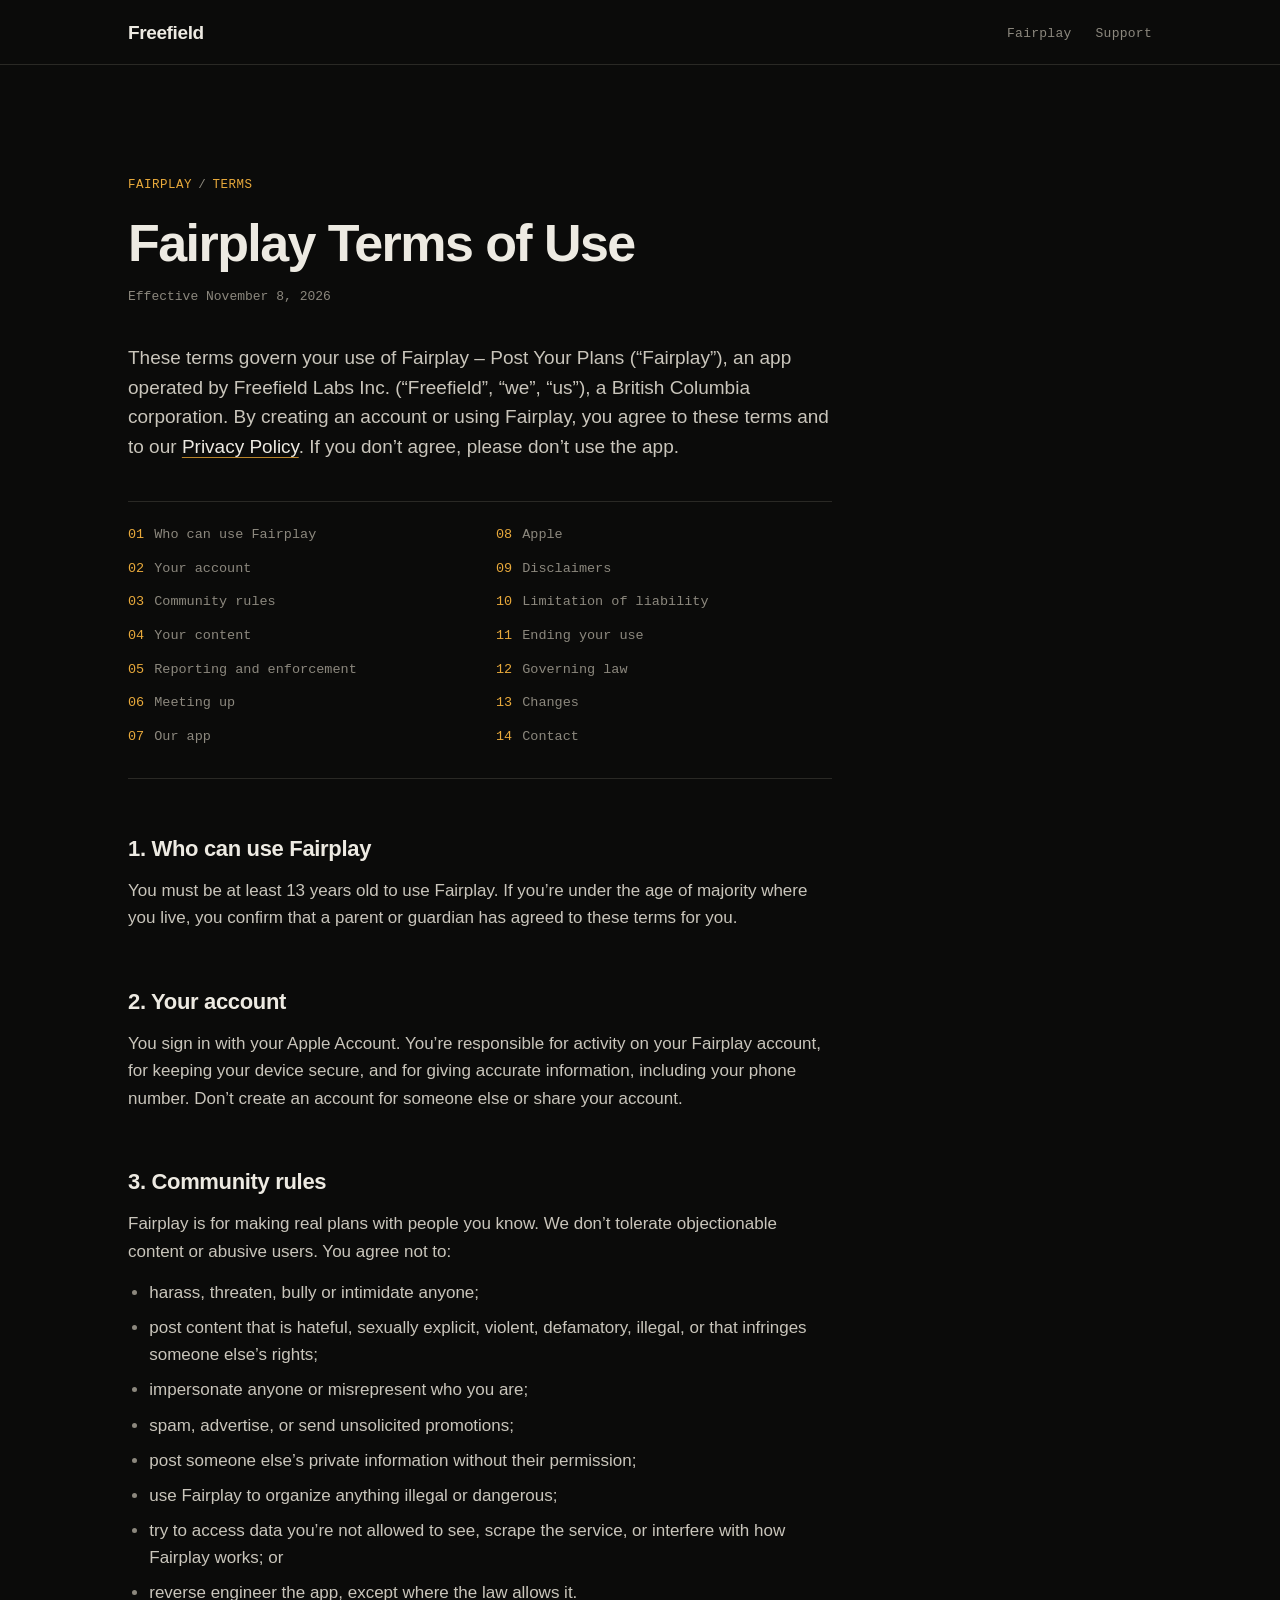
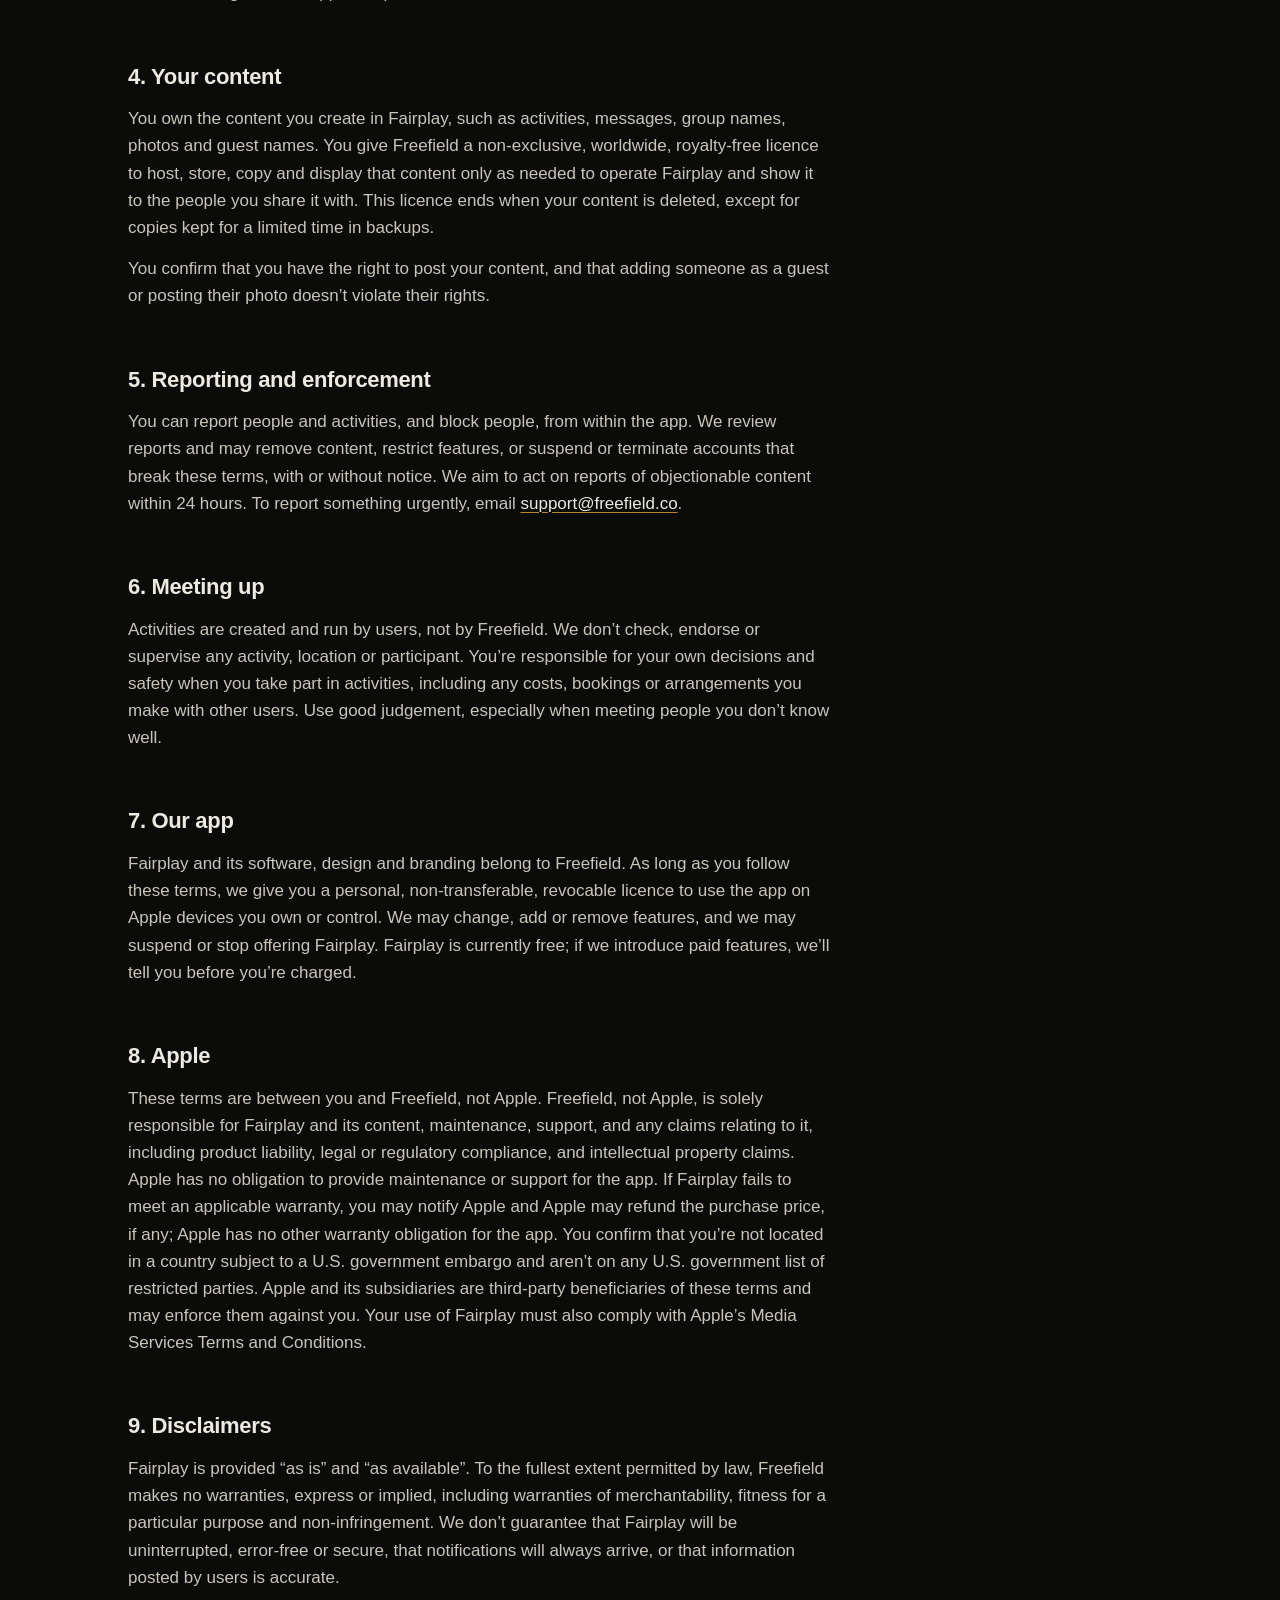
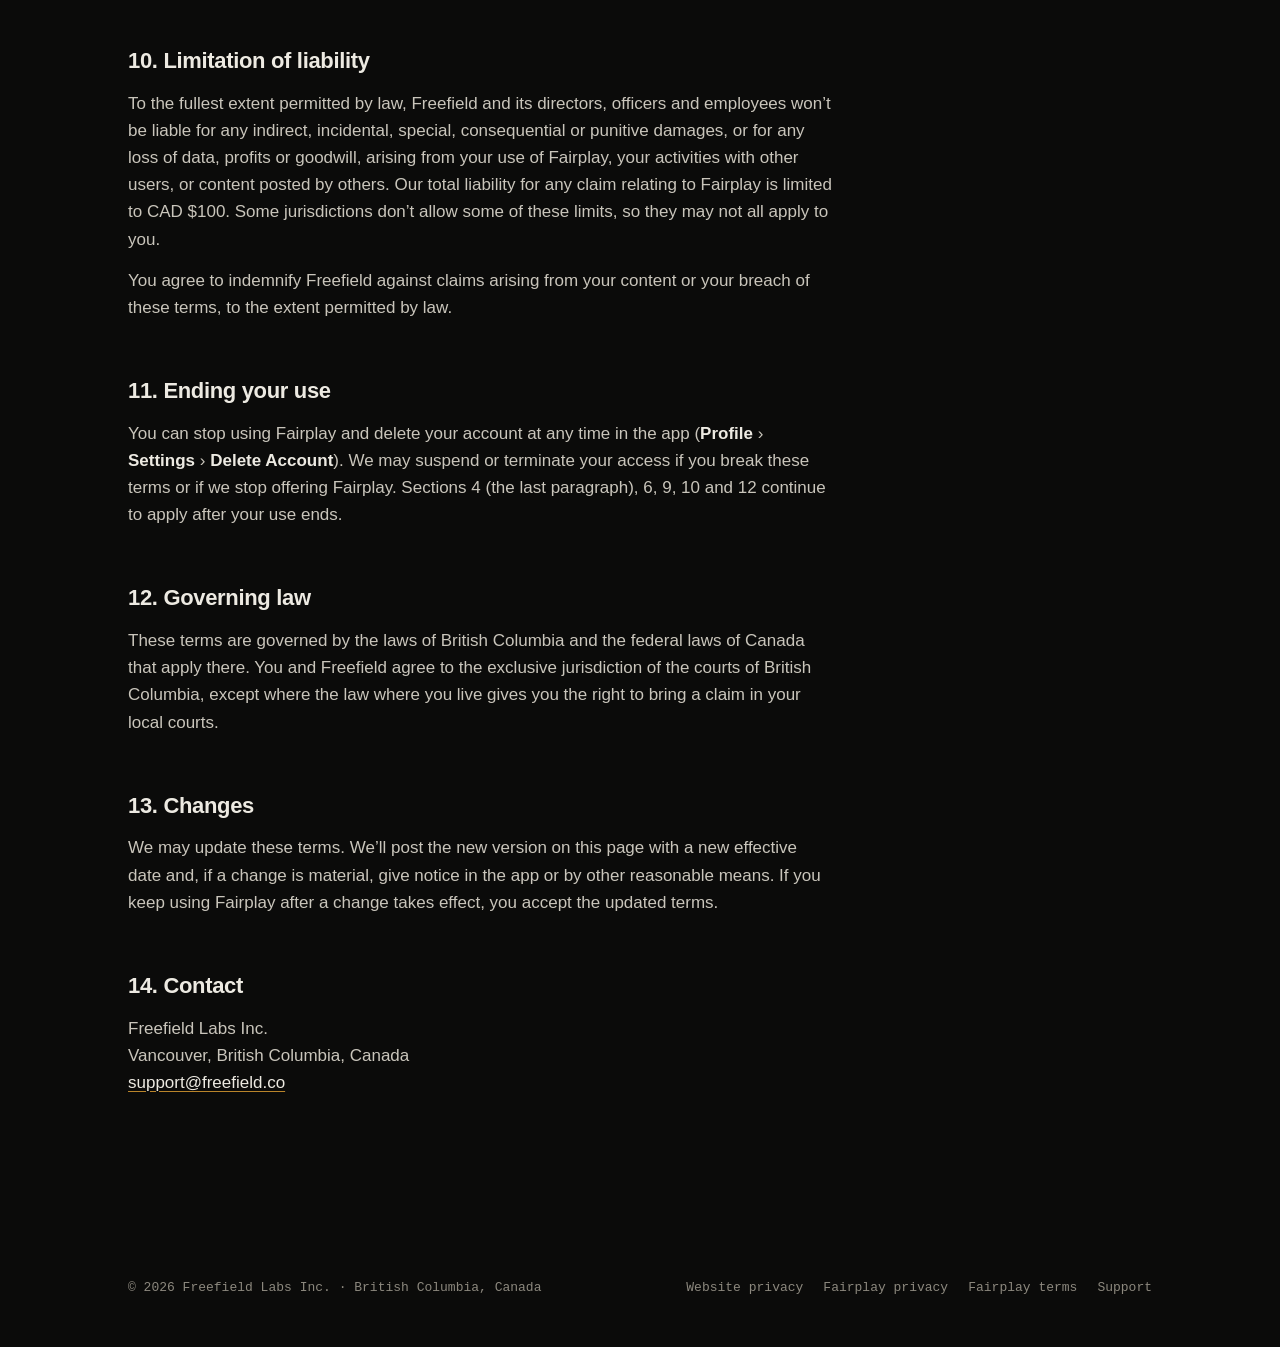
<file: fairplay/terms.html>
<!DOCTYPE html>
<html lang="en">
<head>
  <meta charset="utf-8">
  <meta name="viewport" content="width=device-width, initial-scale=1">
  <title>Fairplay Terms of Use — Freefield Labs</title>
  <meta name="description" content="The terms that govern your use of Fairplay – Post Your Plans, operated by Freefield Labs Inc.">
  <link rel="canonical" href="https://freefield.co/fairplay/terms">
  <meta name="theme-color" content="#0b0b0a">
  <meta property="og:type" content="article">
  <meta property="og:site_name" content="Freefield Labs">
  <meta property="og:title" content="Fairplay Terms of Use">
  <meta property="og:description" content="The terms that govern your use of Fairplay, operated by Freefield Labs Inc.">
  <meta property="og:url" content="https://freefield.co/fairplay/terms">
  <meta property="og:image" content="https://freefield.co/assets/og.png">
  <meta name="twitter:card" content="summary_large_image">
  <link rel="icon" href="/favicon.svg" type="image/svg+xml">
  <link rel="icon" href="/favicon-32.png" type="image/png" sizes="32x32">
  <link rel="apple-touch-icon" href="/apple-touch-icon.png">
  <link rel="stylesheet" href="/assets/site.css">
</head>
<body>
  <a class="skip" href="#main">Skip to content</a>

  <header class="site-header">
    <div class="wrap">
      <a class="wordmark" href="/" aria-label="Freefield Labs, home">Freefield</a>
      <nav class="site-nav" aria-label="Primary">
        <ul>
          <li><a href="/#fairplay">Fairplay</a></li>
          <li><a href="/fairplay/support">Support</a></li>
        </ul>
      </nav>
    </div>
  </header>

  <main id="main" class="doc">
    <div class="wrap">
      <article class="doc-inner">
        <span class="label">Fairplay<span class="sep">/</span>Terms</span>
        <h1>Fairplay Terms of Use</h1>
        <p class="doc-meta">Effective November 8, 2026</p>

        <p class="intro">These terms govern your use of Fairplay – Post Your Plans (“Fairplay”), an app operated by Freefield Labs Inc. (“Freefield”, “we”, “us”), a British Columbia corporation. By creating an account or using Fairplay, you agree to these terms and to our <a href="/fairplay/privacy">Privacy Policy</a>. If you don’t agree, please don’t use the app.</p>

        <nav class="toc" aria-label="Contents">
          <ol>
            <li><a href="#eligibility">Who can use Fairplay</a></li>
            <li><a href="#account">Your account</a></li>
            <li><a href="#rules">Community rules</a></li>
            <li><a href="#content">Your content</a></li>
            <li><a href="#safety">Reporting and enforcement</a></li>
            <li><a href="#activities">Meeting up</a></li>
            <li><a href="#ours">Our app</a></li>
            <li><a href="#apple">Apple</a></li>
            <li><a href="#disclaimers">Disclaimers</a></li>
            <li><a href="#liability">Limitation of liability</a></li>
            <li><a href="#ending">Ending your use</a></li>
            <li><a href="#law">Governing law</a></li>
            <li><a href="#changes">Changes</a></li>
            <li><a href="#contact">Contact</a></li>
          </ol>
        </nav>

        <h2 id="eligibility">1. Who can use Fairplay</h2>
        <p>You must be at least 13 years old to use Fairplay. If you’re under the age of majority where you live, you confirm that a parent or guardian has agreed to these terms for you.</p>

        <h2 id="account">2. Your account</h2>
        <p>You sign in with your Apple Account. You’re responsible for activity on your Fairplay account, for keeping your device secure, and for giving accurate information, including your phone number. Don’t create an account for someone else or share your account.</p>

        <h2 id="rules">3. Community rules</h2>
        <p>Fairplay is for making real plans with people you know. We don’t tolerate objectionable content or abusive users. You agree not to:</p>
        <ul>
          <li>harass, threaten, bully or intimidate anyone;</li>
          <li>post content that is hateful, sexually explicit, violent, defamatory, illegal, or that infringes someone else’s rights;</li>
          <li>impersonate anyone or misrepresent who you are;</li>
          <li>spam, advertise, or send unsolicited promotions;</li>
          <li>post someone else’s private information without their permission;</li>
          <li>use Fairplay to organize anything illegal or dangerous;</li>
          <li>try to access data you’re not allowed to see, scrape the service, or interfere with how Fairplay works; or</li>
          <li>reverse engineer the app, except where the law allows it.</li>
        </ul>

        <h2 id="content">4. Your content</h2>
        <p>You own the content you create in Fairplay, such as activities, messages, group names, photos and guest names. You give Freefield a non-exclusive, worldwide, royalty-free licence to host, store, copy and display that content only as needed to operate Fairplay and show it to the people you share it with. This licence ends when your content is deleted, except for copies kept for a limited time in backups.</p>
        <p>You confirm that you have the right to post your content, and that adding someone as a guest or posting their photo doesn’t violate their rights.</p>

        <h2 id="safety">5. Reporting and enforcement</h2>
        <p>You can report people and activities, and block people, from within the app. We review reports and may remove content, restrict features, or suspend or terminate accounts that break these terms, with or without notice. We aim to act on reports of objectionable content within 24 hours. To report something urgently, email <a href="mailto:support@freefield.co">support@freefield.co</a>.</p>

        <h2 id="activities">6. Meeting up</h2>
        <p>Activities are created and run by users, not by Freefield. We don’t check, endorse or supervise any activity, location or participant. You’re responsible for your own decisions and safety when you take part in activities, including any costs, bookings or arrangements you make with other users. Use good judgement, especially when meeting people you don’t know well.</p>

        <h2 id="ours">7. Our app</h2>
        <p>Fairplay and its software, design and branding belong to Freefield. As long as you follow these terms, we give you a personal, non-transferable, revocable licence to use the app on Apple devices you own or control. We may change, add or remove features, and we may suspend or stop offering Fairplay. Fairplay is currently free; if we introduce paid features, we’ll tell you before you’re charged.</p>

        <h2 id="apple">8. Apple</h2>
        <p>These terms are between you and Freefield, not Apple. Freefield, not Apple, is solely responsible for Fairplay and its content, maintenance, support, and any claims relating to it, including product liability, legal or regulatory compliance, and intellectual property claims. Apple has no obligation to provide maintenance or support for the app. If Fairplay fails to meet an applicable warranty, you may notify Apple and Apple may refund the purchase price, if any; Apple has no other warranty obligation for the app. You confirm that you’re not located in a country subject to a U.S. government embargo and aren’t on any U.S. government list of restricted parties. Apple and its subsidiaries are third-party beneficiaries of these terms and may enforce them against you. Your use of Fairplay must also comply with Apple’s Media Services Terms and Conditions.</p>

        <h2 id="disclaimers">9. Disclaimers</h2>
        <p>Fairplay is provided “as is” and “as available”. To the fullest extent permitted by law, Freefield makes no warranties, express or implied, including warranties of merchantability, fitness for a particular purpose and non-infringement. We don’t guarantee that Fairplay will be uninterrupted, error-free or secure, that notifications will always arrive, or that information posted by users is accurate.</p>

        <h2 id="liability">10. Limitation of liability</h2>
        <p>To the fullest extent permitted by law, Freefield and its directors, officers and employees won’t be liable for any indirect, incidental, special, consequential or punitive damages, or for any loss of data, profits or goodwill, arising from your use of Fairplay, your activities with other users, or content posted by others. Our total liability for any claim relating to Fairplay is limited to CAD $100. Some jurisdictions don’t allow some of these limits, so they may not all apply to you.</p>
        <p>You agree to indemnify Freefield against claims arising from your content or your breach of these terms, to the extent permitted by law.</p>

        <h2 id="ending">11. Ending your use</h2>
        <p>You can stop using Fairplay and delete your account at any time in the app (<strong>Profile</strong> › <strong>Settings</strong> › <strong>Delete Account</strong>). We may suspend or terminate your access if you break these terms or if we stop offering Fairplay. Sections 4 (the last paragraph), 6, 9, 10 and 12 continue to apply after your use ends.</p>

        <h2 id="law">12. Governing law</h2>
        <p>These terms are governed by the laws of British Columbia and the federal laws of Canada that apply there. You and Freefield agree to the exclusive jurisdiction of the courts of British Columbia, except where the law where you live gives you the right to bring a claim in your local courts.</p>

        <h2 id="changes">13. Changes</h2>
        <p>We may update these terms. We’ll post the new version on this page with a new effective date and, if a change is material, give notice in the app or by other reasonable means. If you keep using Fairplay after a change takes effect, you accept the updated terms.</p>

        <h2 id="contact">14. Contact</h2>
        <p>Freefield Labs Inc.<br>Vancouver, British Columbia, Canada<br><a href="mailto:support@freefield.co">support@freefield.co</a></p>
      </article>
    </div>
  </main>

  <footer class="site-footer">
    <div class="wrap">
      <p>© 2026 Freefield Labs Inc. · British Columbia, Canada</p>
      <ul>
        <li><a href="/privacy">Website privacy</a></li>
        <li><a href="/fairplay/privacy">Fairplay privacy</a></li>
        <li><a href="/fairplay/terms" aria-current="page">Fairplay terms</a></li>
        <li><a href="/fairplay/support">Support</a></li>
      </ul>
    </div>
  </footer>
</body>
</html>
</file>
<file: assets/site.css>
/* Freefield Labs — site styles. Dark only, system fonts, no JS. */

:root {
  color-scheme: dark;
  --ink: #0b0b0a;
  --ink-raised: #131311;
  --bone: #edeae2;
  --bone-dim: #c9c5bb;
  --muted: #8c887e;
  --rule: #2a2925;
  --accent: #e8a93b;
  --accent-dim: #b9842a;

  --sans: -apple-system, BlinkMacSystemFont, "SF Pro Text", "Inter", "Segoe UI", Roboto, "Helvetica Neue", Arial, sans-serif;
  --mono: ui-monospace, "SF Mono", SFMono-Regular, Menlo, Consolas, "Liberation Mono", monospace;

  --gutter: clamp(20px, 5vw, 64px);
  --measure: 40rem;
}

*, *::before, *::after { box-sizing: border-box; }

html {
  background: var(--ink);
  -webkit-text-size-adjust: 100%;
  text-size-adjust: 100%;
}

body {
  margin: 0;
  background: var(--ink);
  color: var(--bone);
  font: 400 17px/1.6 var(--sans);
  -webkit-font-smoothing: antialiased;
  -moz-osx-font-smoothing: grayscale;
  min-height: 100vh;
  display: flex;
  flex-direction: column;
}

main { flex: 1; }

img { max-width: 100%; height: auto; display: block; }

a {
  color: var(--bone);
  text-decoration: underline;
  text-decoration-color: var(--accent-dim);
  text-decoration-thickness: 1px;
  text-underline-offset: 0.2em;
  transition: color 0.15s ease, text-decoration-color 0.15s ease;
}
a:hover { color: var(--accent); text-decoration-color: var(--accent); }

:focus-visible {
  outline: 2px solid var(--accent);
  outline-offset: 3px;
  border-radius: 2px;
}

::selection { background: var(--accent); color: var(--ink); }

.skip {
  position: absolute;
  left: var(--gutter);
  top: -100px;
  background: var(--accent);
  color: var(--ink);
  padding: 8px 12px;
  font: 500 14px var(--sans);
  text-decoration: none;
  z-index: 10;
}
.skip:focus { top: 12px; }

.wrap {
  width: 100%;
  max-width: 72rem;
  margin: 0 auto;
  padding: 0 var(--gutter);
}

/* ---------- Header ---------- */

.site-header {
  border-bottom: 1px solid var(--rule);
}
.site-header .wrap {
  display: flex;
  align-items: center;
  justify-content: space-between;
  gap: 24px;
  height: 64px;
}
.wordmark {
  font: 600 19px/1 var(--sans);
  letter-spacing: -0.02em;
  color: var(--bone);
  text-decoration: none;
}
.wordmark:hover { color: var(--bone); }
.wordmark span { color: var(--accent); }

.site-nav ul {
  display: flex;
  gap: 24px;
  list-style: none;
  margin: 0;
  padding: 0;
}
.site-nav a {
  font: 400 13px/1 var(--mono);
  letter-spacing: 0.02em;
  color: var(--muted);
  text-decoration: none;
}
.site-nav a:hover, .site-nav a[aria-current="page"] { color: var(--bone); }

/* ---------- Labels ---------- */

.label {
  display: block;
  font: 400 12.5px/1.4 var(--mono);
  letter-spacing: 0.04em;
  text-transform: uppercase;
  color: var(--accent);
  margin: 0 0 20px;
}
.label .sep { color: var(--muted); margin: 0 0.5em; }

/* ---------- Hero ---------- */

.hero {
  position: relative;
  padding: clamp(88px, 16vw, 200px) 0 clamp(72px, 12vw, 152px);
  border-bottom: 1px solid var(--rule);
  overflow: hidden;
}
/* The "field": a faint dot grid that fades out toward the text. */
.hero::before {
  content: "";
  position: absolute;
  inset: 0;
  background-image: radial-gradient(circle, rgba(237, 234, 226, 0.18) 1px, transparent 1.2px);
  background-size: 28px 28px;
  background-position: -14px -14px;
  -webkit-mask-image: radial-gradient(ellipse 70% 90% at 85% 40%, #000 0%, transparent 70%);
  mask-image: radial-gradient(ellipse 70% 90% at 85% 40%, #000 0%, transparent 70%);
  pointer-events: none;
}
.hero .wrap { position: relative; }
.hero h1 {
  font: 600 clamp(40px, 7.2vw, 88px)/1.02 var(--sans);
  letter-spacing: -0.035em;
  margin: 0;
}
.hero .sub {
  font-size: clamp(19px, 2.2vw, 23px);
  line-height: 1.45;
  color: var(--bone-dim);
  margin: 28px 0 0;
  max-width: 30em;
}
.hero .sub + .sub { margin-top: 12px; color: var(--muted); font-size: clamp(17px, 1.8vw, 19px); }

/* ---------- Sections ---------- */

.section {
  padding: clamp(72px, 10vw, 128px) 0;
  border-bottom: 1px solid var(--rule);
}
.section-grid {
  display: grid;
  grid-template-columns: minmax(0, 1fr);
  gap: 32px;
}
@media (min-width: 900px) {
  .section-grid { grid-template-columns: 14rem minmax(0, 1fr); gap: 48px; }
  .section-grid > .label { margin-top: 8px; }
}

/* ---------- Product (Fairplay) ---------- */

.product-head {
  display: flex;
  align-items: center;
  gap: 20px;
  margin-bottom: 28px;
}
.app-icon {
  width: 72px;
  height: 72px;
  border-radius: 16px;
  flex: none;
  box-shadow: 0 0 0 1px rgba(237, 234, 226, 0.08);
}
.product-head h2 {
  font: 600 clamp(30px, 4vw, 40px)/1.1 var(--sans);
  letter-spacing: -0.025em;
  margin: 0;
}
.product-head .meta {
  font: 400 13px/1.4 var(--mono);
  color: var(--muted);
  margin: 6px 0 0;
}
.lede {
  font-size: clamp(21px, 2.4vw, 26px);
  line-height: 1.35;
  letter-spacing: -0.012em;
  margin: 0 0 20px;
  max-width: 28em;
}
.body-copy {
  color: var(--bone-dim);
  max-width: var(--measure);
  margin: 0;
}

.features {
  list-style: none;
  margin: 48px 0 0;
  padding: 0;
  display: grid;
  grid-template-columns: minmax(0, 1fr);
  border-top: 1px solid var(--rule);
}
@media (min-width: 700px) {
  .features { grid-template-columns: repeat(2, minmax(0, 1fr)); column-gap: 40px; }
}
.features li {
  padding: 22px 0 24px;
  border-bottom: 1px solid var(--rule);
}
.features h3 {
  font: 600 16px/1.35 var(--sans);
  margin: 0 0 6px;
}
.features h3 .n {
  font: 400 12px var(--mono);
  color: var(--accent);
  margin-right: 10px;
  vertical-align: 1px;
}
.features p {
  margin: 0;
  font-size: 15.5px;
  line-height: 1.55;
  color: var(--muted);
}

.product-actions {
  display: flex;
  flex-wrap: wrap;
  align-items: center;
  gap: 16px 32px;
  margin-top: 44px;
}
.badge-link { display: inline-block; line-height: 0; border-radius: 9px; }
.badge-link img { height: 48px; width: auto; }
.inline-links {
  display: flex;
  flex-wrap: wrap;
  gap: 8px 20px;
  list-style: none;
  margin: 0;
  padding: 0;
  font: 400 13.5px/1.4 var(--mono);
}
.inline-links a { color: var(--muted); }
.inline-links a:hover { color: var(--accent); }

/* ---------- Contact ---------- */

.contact-list {
  list-style: none;
  margin: 0;
  padding: 0;
  display: grid;
  gap: 28px;
}
@media (min-width: 700px) {
  .contact-list { grid-template-columns: repeat(2, minmax(0, 1fr)); gap: 40px; }
}
.contact-list .k {
  display: block;
  font: 400 12.5px/1.4 var(--mono);
  letter-spacing: 0.04em;
  text-transform: uppercase;
  color: var(--muted);
  margin-bottom: 8px;
}
.contact-list a {
  font-size: clamp(20px, 2.4vw, 24px);
  letter-spacing: -0.01em;
}
.contact-list p { margin: 8px 0 0; color: var(--muted); font-size: 15.5px; }

/* ---------- Footer ---------- */

.site-footer {
  padding: 40px 0 48px;
  font: 400 13px/1.6 var(--mono);
  color: var(--muted);
}
.site-footer .wrap {
  display: flex;
  flex-wrap: wrap;
  justify-content: space-between;
  gap: 16px 32px;
}
.site-footer p { margin: 0; }
.site-footer ul {
  display: flex;
  flex-wrap: wrap;
  gap: 8px 20px;
  list-style: none;
  margin: 0;
  padding: 0;
}
.site-footer a { color: var(--muted); text-decoration: none; }
.site-footer a:hover { color: var(--bone); }

/* ---------- Documents (policies, support) ---------- */

.doc {
  padding: clamp(56px, 9vw, 112px) 0 clamp(72px, 10vw, 128px);
}
.doc-inner { max-width: 44rem; }
.doc h1 {
  font: 600 clamp(34px, 5vw, 52px)/1.08 var(--sans);
  letter-spacing: -0.03em;
  margin: 0;
}
.doc .doc-meta {
  font: 400 13px/1.6 var(--mono);
  color: var(--muted);
  margin: 16px 0 0;
}
.doc .intro {
  font-size: 19px;
  line-height: 1.55;
  color: var(--bone-dim);
  margin: 36px 0 0;
}
.doc nav.toc {
  margin: 40px 0 0;
  padding: 20px 0;
  border-top: 1px solid var(--rule);
  border-bottom: 1px solid var(--rule);
}
.doc nav.toc ol {
  margin: 0;
  padding: 0;
  list-style: none;
  columns: 2 14rem;
  column-gap: 32px;
  font: 400 13.5px/1.9 var(--mono);
  counter-reset: toc;
}
.doc nav.toc li { counter-increment: toc; break-inside: avoid; }
.doc nav.toc li::before {
  content: counter(toc, decimal-leading-zero);
  color: var(--accent);
  margin-right: 10px;
}
.doc nav.toc a { color: var(--muted); text-decoration: none; }
.doc nav.toc a:hover { color: var(--bone); }

.doc h2 {
  font: 600 22px/1.3 var(--sans);
  letter-spacing: -0.015em;
  margin: 56px 0 14px;
  scroll-margin-top: 24px;
}
.doc h3 {
  font: 600 17px/1.4 var(--sans);
  margin: 28px 0 8px;
}
.doc p, .doc li { color: var(--bone-dim); }
.doc p { margin: 0 0 14px; }
.doc ul, .doc ol { padding-left: 1.25em; margin: 0 0 16px; }
.doc li { margin: 0 0 8px; }
.doc li::marker { color: var(--muted); }
.doc strong { color: var(--bone); font-weight: 600; }
.doc .callout {
  border-left: 2px solid var(--accent);
  padding: 4px 0 4px 18px;
  margin: 20px 0;
}
.doc .callout p:last-child { margin-bottom: 0; }

.doc table {
  width: 100%;
  border-collapse: collapse;
  margin: 8px 0 20px;
  font-size: 15.5px;
}
.doc th, .doc td {
  text-align: left;
  vertical-align: top;
  padding: 12px 16px 12px 0;
  border-bottom: 1px solid var(--rule);
  color: var(--bone-dim);
}
.doc th {
  font: 400 12px/1.4 var(--mono);
  letter-spacing: 0.04em;
  text-transform: uppercase;
  color: var(--muted);
}
.doc td:first-child { color: var(--bone); white-space: nowrap; }
@media (max-width: 560px) {
  .doc td:first-child { white-space: normal; }
}

.faq h2 { margin-top: 48px; }
.faq h3 { margin-top: 32px; }

.contact-card {
  margin: 36px 0 0;
  padding: 24px;
  background: var(--ink-raised);
  border: 1px solid var(--rule);
  border-radius: 6px;
}
.contact-card .k {
  display: block;
  font: 400 12.5px/1.4 var(--mono);
  letter-spacing: 0.04em;
  text-transform: uppercase;
  color: var(--muted);
  margin-bottom: 8px;
}
.contact-card a { font-size: 22px; }
.contact-card p { margin: 10px 0 0; color: var(--muted); font-size: 15.5px; }

/* ---------- 404 ---------- */

.notfound {
  padding: clamp(96px, 18vw, 220px) 0;
}
.notfound h1 {
  font: 600 clamp(40px, 7vw, 80px)/1.02 var(--sans);
  letter-spacing: -0.035em;
  margin: 0;
}
.notfound p { color: var(--bone-dim); font-size: 19px; margin: 24px 0 0; }

@media (prefers-reduced-motion: reduce) {
  * { transition: none !important; }
}

@media print {
  :root { --ink: #fff; --ink-raised: #fff; --bone: #000; --bone-dim: #111; --muted: #444; --rule: #ccc; --accent: #000; }
  .site-header nav, .skip, .hero::before { display: none; }
}
</file>
